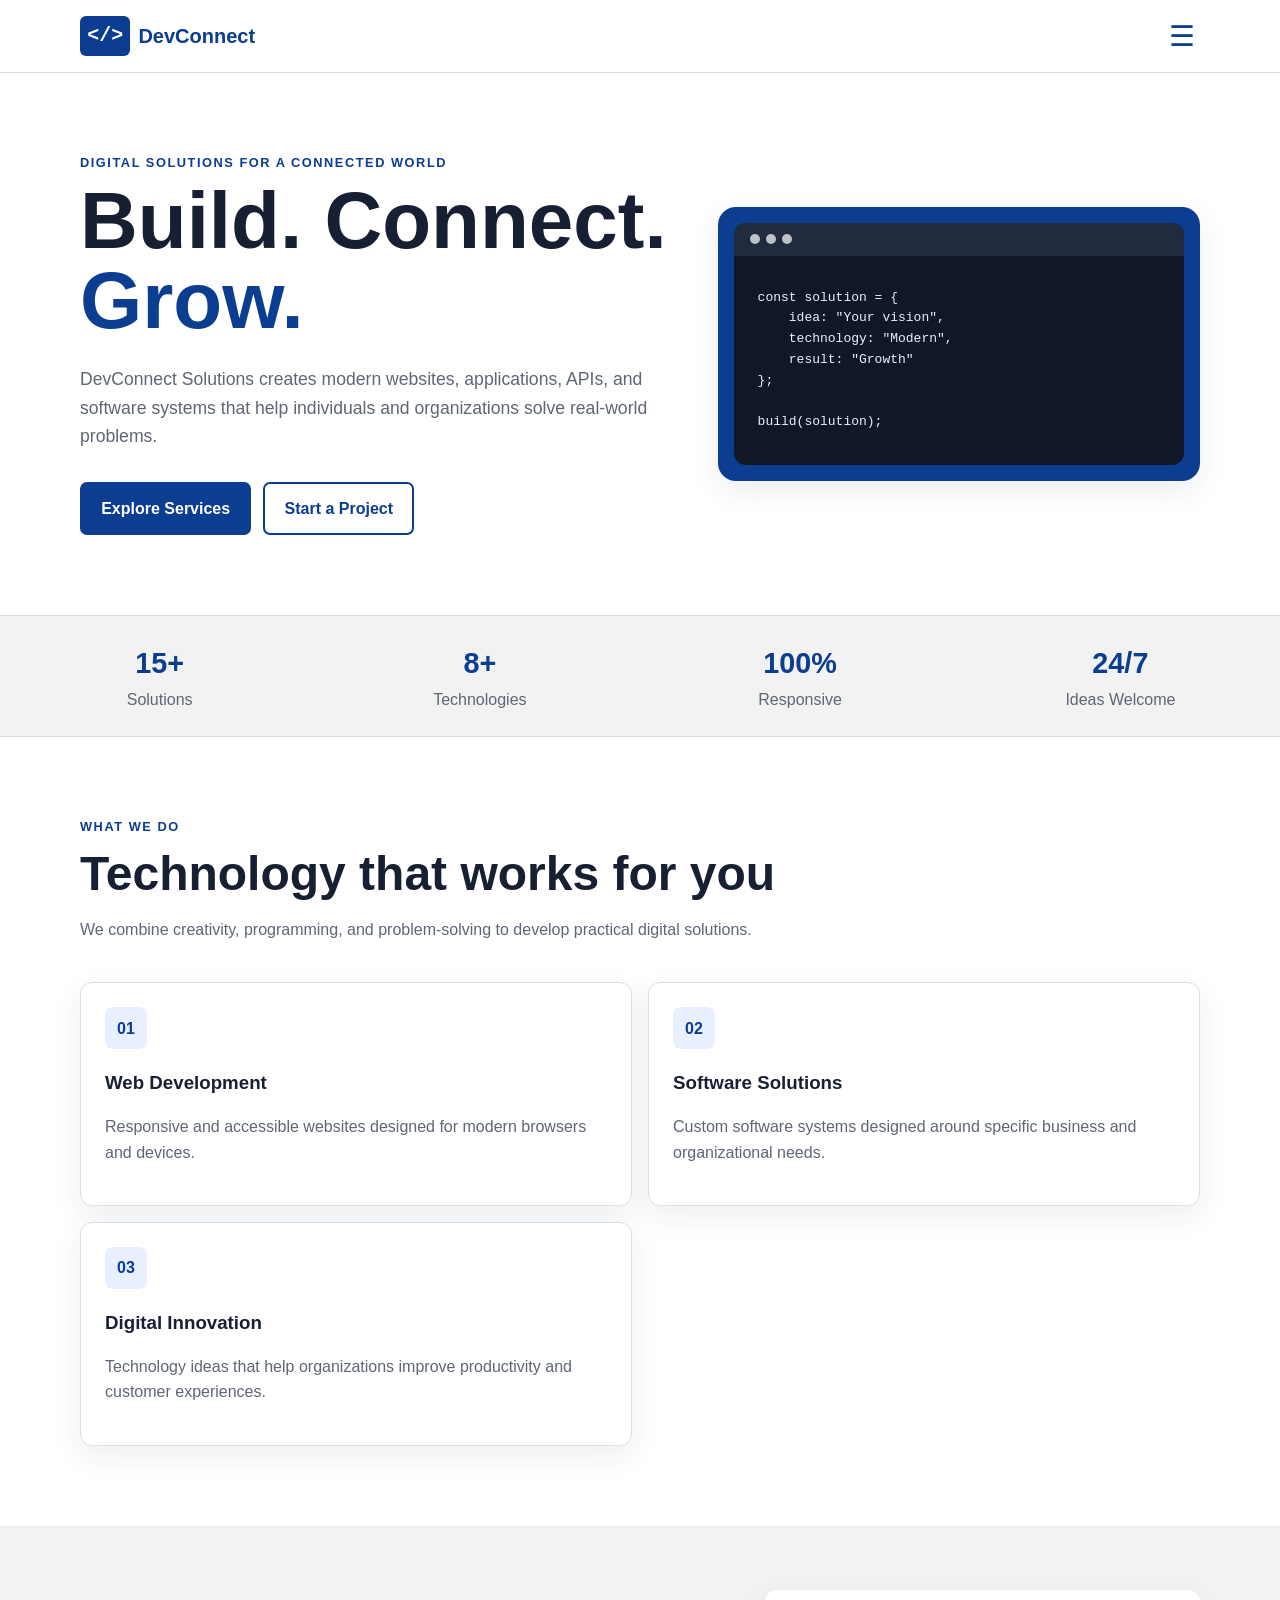
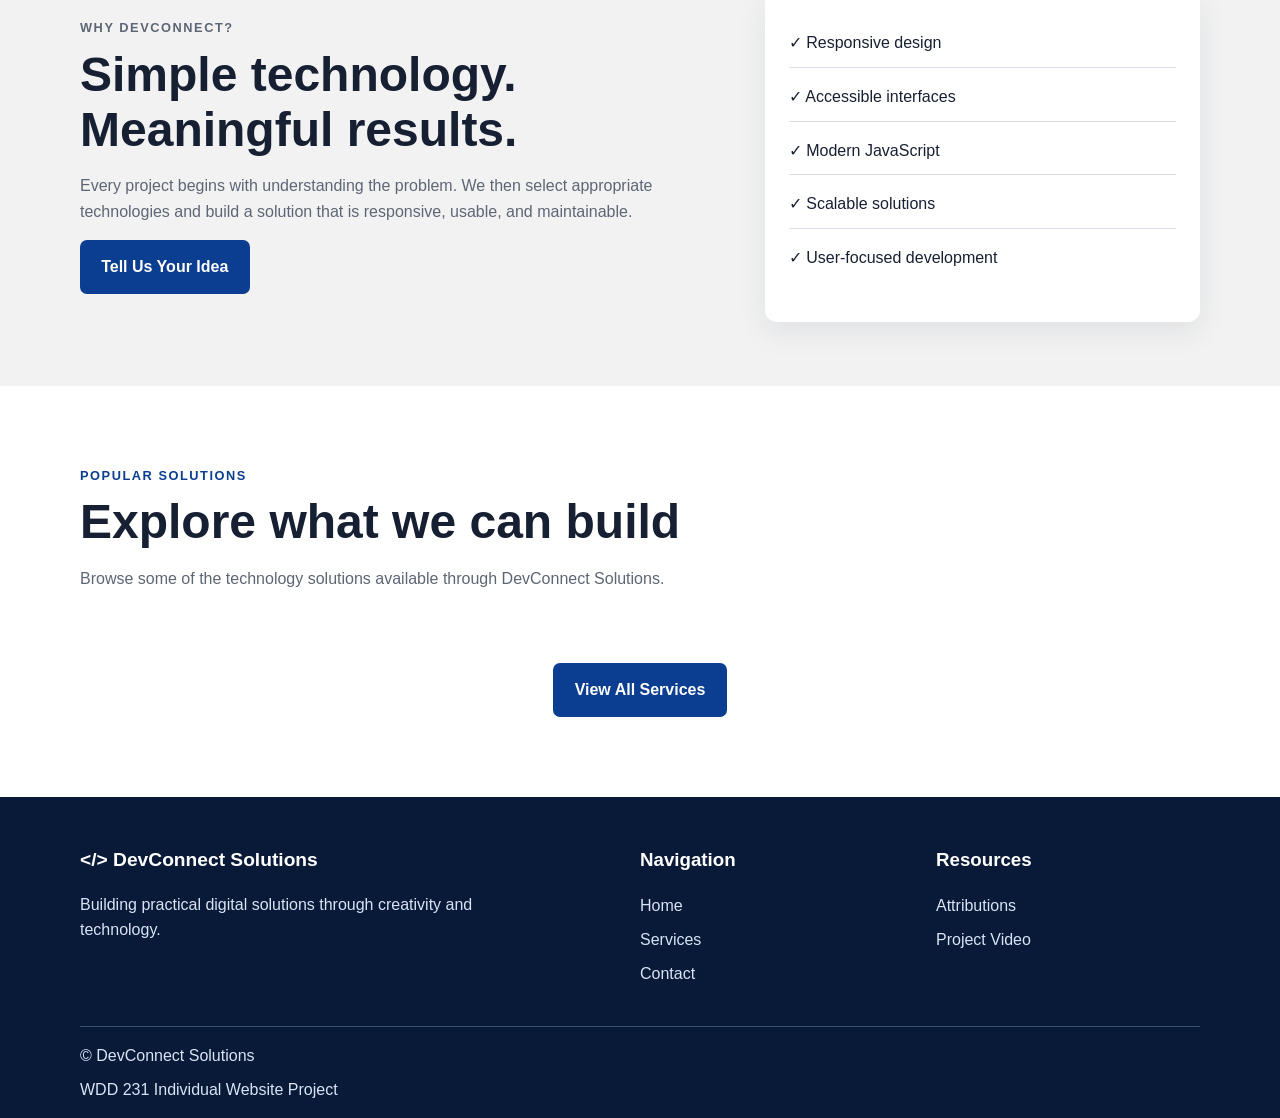
<file: final/index.html>
<!DOCTYPE html>
<html lang="en">

<head>
    <meta charset="UTF-8">
    <meta name="viewport" content="width=device-width, initial-scale=1.0">

    <title>DevConnect Solutions | Home</title>

    <meta name="description"
        content="DevConnect Solutions provides modern websites, software applications, APIs, and digital technology solutions.">

    <meta name="author" content="Byaruhanga Arthur">

    <meta property="og:title" content="DevConnect Solutions">
    <meta property="og:description" content="Modern software development and digital technology solutions.">
    <meta property="og:type" content="website">
    <meta property="og:url" content="https://byaruhanga649.github.io/wdd231/final/">
    <meta property="og:image" content="https://byaruhanga649.github.io/wdd231/final/images/devconnect-social.svg">

    <link rel="icon" href="images/favicon.svg" type="image/svg+xml">
    <link rel="preconnect" href="https://fonts.googleapis.com">
    <link rel="preconnect" href="https://fonts.gstatic.com" crossorigin>
    <link href="https://fonts.googleapis.com/css2?family=Inter:wght@400;500;600;700;800&display=swap" rel="stylesheet">
    <link rel="stylesheet" href="styles/final.css">
    <link rel="stylesheet" href="styles/final-large.css">

    <script type="module" src="scripts/main.js"></script>
</head>

<body>

    <header class="site-header">

        <div class="header-container">

            <a class="logo" href="index.html">
                <span class="logo-mark">&lt;/&gt;</span>
                <span>DevConnect</span>
            </a>

            <button class="menu-button" id="menu-button" aria-label="Open navigation menu" aria-expanded="false">
                ☰
            </button>

            <nav class="main-nav" id="main-nav">
                <a class="active" href="index.html">Home</a>
                <a href="services.html">Services</a>
                <a href="contact.html">Contact</a>
            </nav>

        </div>

    </header>


    <main>

        <section class="hero">

            <div class="hero-content">

                <p class="eyebrow">DIGITAL SOLUTIONS FOR A CONNECTED WORLD</p>

                <h1>Build. Connect. <span>Grow.</span></h1>

                <p>
                    DevConnect Solutions creates modern websites, applications,
                    APIs, and software systems that help individuals and
                    organizations solve real-world problems.
                </p>

                <div class="hero-buttons">

                    <a class="button primary-button" href="services.html">
                        Explore Services
                    </a>

                    <a class="button secondary-button" href="contact.html">
                        Start a Project
                    </a>

                </div>

            </div>

            <div class="hero-card">

                <div class="code-window">

                    <div class="window-bar">
                        <span></span>
                        <span></span>
                        <span></span>
                    </div>

                    <pre><code>const solution = {
    idea: "Your vision",
    technology: "Modern",
    result: "Growth"
};

build(solution);</code></pre>

                </div>

            </div>

        </section>


        <section class="stats-section">

            <div class="stat">
                <strong>15+</strong>
                <span>Solutions</span>
            </div>

            <div class="stat">
                <strong>8+</strong>
                <span>Technologies</span>
            </div>

            <div class="stat">
                <strong>100%</strong>
                <span>Responsive</span>
            </div>

            <div class="stat">
                <strong>24/7</strong>
                <span>Ideas Welcome</span>
            </div>

        </section>


        <section class="section">

            <div class="section-heading">

                <p class="eyebrow">WHAT WE DO</p>

                <h2>Technology that works for you</h2>

                <p>
                    We combine creativity, programming, and problem-solving
                    to develop practical digital solutions.
                </p>

            </div>


            <div class="feature-grid">

                <article class="feature-card">

                    <div class="feature-icon">01</div>

                    <h3>Web Development</h3>

                    <p>
                        Responsive and accessible websites designed for
                        modern browsers and devices.
                    </p>

                </article>


                <article class="feature-card">

                    <div class="feature-icon">02</div>

                    <h3>Software Solutions</h3>

                    <p>
                        Custom software systems designed around specific
                        business and organizational needs.
                    </p>

                </article>


                <article class="feature-card">

                    <div class="feature-icon">03</div>

                    <h3>Digital Innovation</h3>

                    <p>
                        Technology ideas that help organizations improve
                        productivity and customer experiences.
                    </p>

                </article>

            </div>

        </section>


        <section class="highlight-section">

            <div>

                <p class="eyebrow">WHY DEVCONNECT?</p>

                <h2>Simple technology. Meaningful results.</h2>

                <p>
                    Every project begins with understanding the problem.
                    We then select appropriate technologies and build a
                    solution that is responsive, usable, and maintainable.
                </p>

                <a class="button primary-button" href="contact.html">
                    Tell Us Your Idea
                </a>

            </div>


            <div class="check-list">

                <p>✓ Responsive design</p>
                <p>✓ Accessible interfaces</p>
                <p>✓ Modern JavaScript</p>
                <p>✓ Scalable solutions</p>
                <p>✓ User-focused development</p>

            </div>

        </section>


        <section class="section">

            <div class="section-heading">

                <p class="eyebrow">POPULAR SOLUTIONS</p>

                <h2>Explore what we can build</h2>

                <p>
                    Browse some of the technology solutions available
                    through DevConnect Solutions.
                </p>

            </div>

            <div id="featured-services" class="service-grid"></div>

            <div class="center-button">
                <a class="button primary-button" href="services.html">
                    View All Services
                </a>
            </div>

        </section>


        <dialog id="service-modal" class="service-modal">

            <div class="modal-content">

                <button id="modal-close" class="modal-close" aria-label="Close service details">
                    ×
                </button>

                <div id="modal-body"></div>

            </div>

        </dialog>

    </main>


    <footer class="site-footer">

        <div class="footer-container">

            <div>

                <a class="footer-logo" href="index.html">
                    &lt;/&gt; DevConnect Solutions
                </a>

                <p>
                    Building practical digital solutions through
                    creativity and technology.
                </p>

            </div>


            <div>

                <h3>Navigation</h3>

                <a href="index.html">Home</a>
                <a href="services.html">Services</a>
                <a href="contact.html">Contact</a>

            </div>


            <div>

                <h3>Resources</h3>

                <a href="attributions.html">Attributions</a>

                <a href="https://youtu.be/HKQD9s9Bobg" target="_blank" rel="noopener">
                    Project Video
                </a>

            </div>

        </div>


        <div class="footer-bottom">

            <p>
                © <span id="current-year"></span> DevConnect Solutions
            </p>

            <p>
                WDD 231 Individual Website Project
            </p>

        </div>

    </footer>

</body>

</html>
</file>
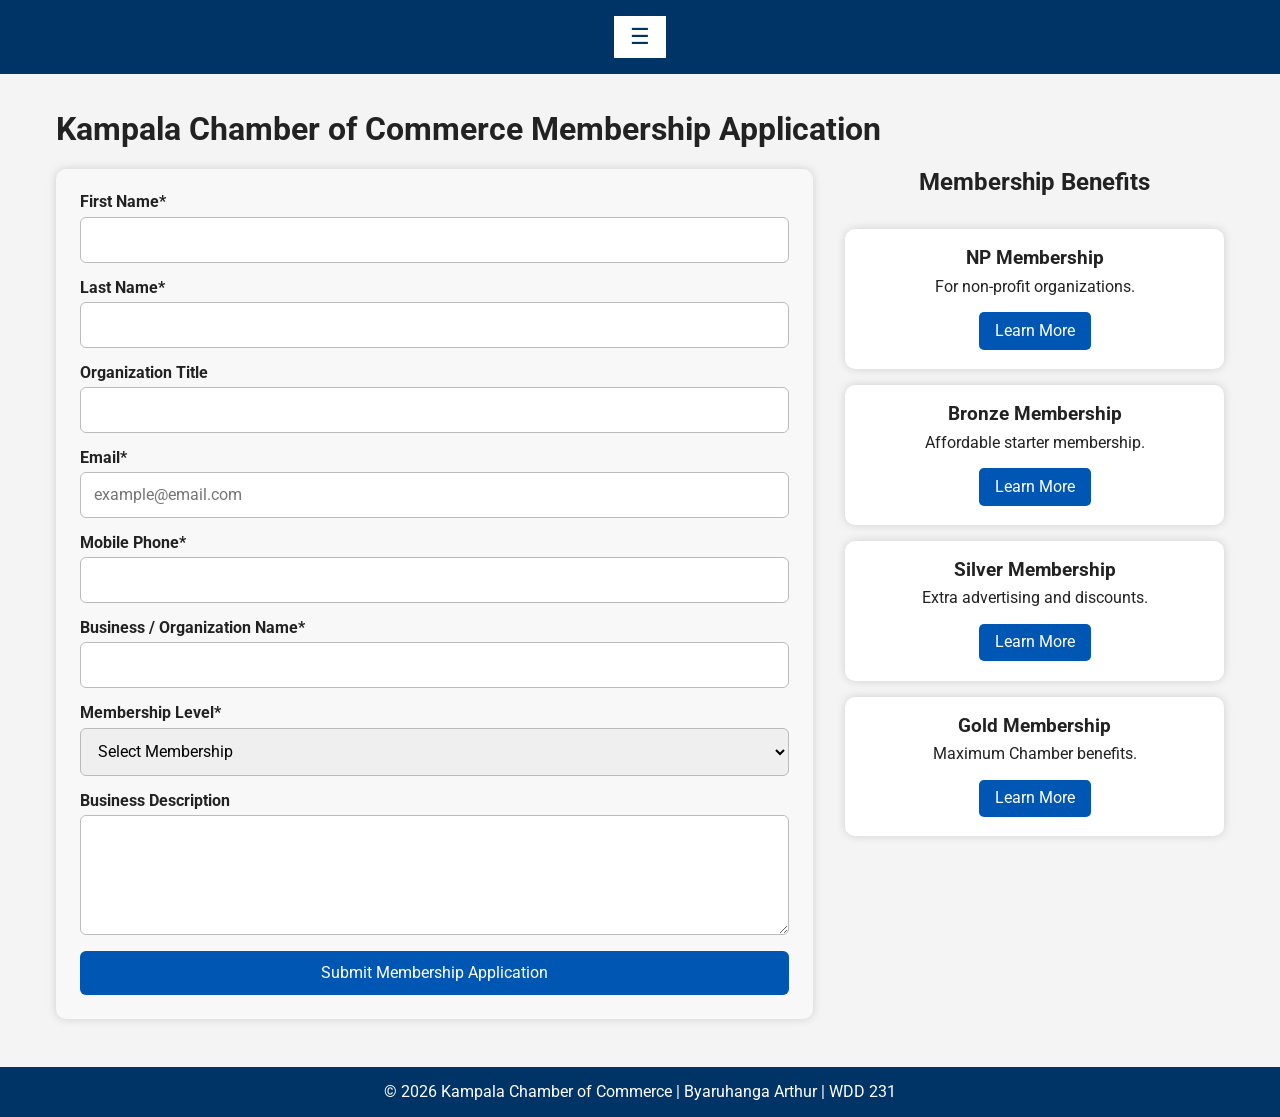
<file: chamber/join.html>
<!DOCTYPE html>
<html lang="en">

<head>
    <meta charset="UTF-8">
    <meta name="viewport" content="width=device-width, initial-scale=1.0">
    <meta name="description"
        content="Apply to join the Kampala Chamber of Commerce and enjoy networking opportunities, business promotions,training events, and exclusive membership benefits.">
    <meta name="author" content="Byaruhanga Arthur">

    <title>Join | Kampala Chamber of Commerce</title>

    <link rel="icon" href="favicon.ico">
    <link rel="preconnect" href="https://fonts.googleapis.com">

    <link rel="preconnect" href="https://fonts.gstatic.com" crossorigin>

    <link href="https://fonts.googleapis.com/css2?family=Roboto:wght@400;700&display=swap" rel="stylesheet">

    <link rel="stylesheet" href="styles/normalize.css">
    <link rel="stylesheet" href="styles/small.css">
    <link rel="stylesheet" href="styles/larger.css">
    <link rel="stylesheet" href="styles/join.css">

    <script src="scripts/navigation.js" defer></script>
    <script src="scripts/join.js" defer></script>
    <meta property="og:title" content="Join Kampala Chamber of Commerce Membership">

    <meta property="og:description"
        content="Become a member of the Kampala Chamber of Commerce and access exclusive networking, training, advertising, and business opportunities.">

    <meta property="og:image" content="https://byaruhanga649.github.io/wdd231/chamber/images/chamber.jpg">

    <meta property="og:url" content="https://byaruhanga649.github.io/wdd231/chamber/join.html">
</head>

<body>

    <header>

        <button id="menu" aria-label="Menu"></button>

        <nav class="navigation">
            <a href="index.html">Home</a>
            <a href="directory.html">Directory</a>
            <a href="join.html" class="active">Join</a>
            <a href="discover.html">Discover</a>
        </nav>
    </header>

    <main>

        <h1>Kampala Chamber of Commerce Membership Application</h1>

        <div class="join-container">

            <form method="get" action="thankyou.html">

                <label>
                    First Name*
                    <input type="text" name="firstName" required title="Enter your first name"
                        autocomplete="given-name">
                </label>

                <label>
                    Last Name*
                    <input type="text" name="lastName" required title="Enter your last name" autocomplete="family-name">
                </label>

                <label>
                    Organization Title
                    <input type="text" name="organizationTitle" title="Organization title"
                        autocomplete="organization-title" pattern="[A-Za-z\s\-]{7,}">
                </label>

                <label>
                    Email*
                    <input type="email" name="email" required title="Enter your email" autocomplete="email"
                        placeholder="example@email.com">
                </label>

                <label>
                    Mobile Phone*
                    <input type="tel" name="phone" required title="Enter your phone number" autocomplete="tel">
                </label>

                <label>
                    Business / Organization Name*
                    <input type="text" name="organization" required title="Organization name"
                        autocomplete="organization">
                </label>

                <label>
                    Membership Level*
                    <select name="membership" required>

                        <option value="">Select Membership</option>

                        <option value="np">
                            NP Membership
                        </option>

                        <option value="bronze">
                            Bronze Membership
                        </option>

                        <option value="silver">
                            Silver Membership
                        </option>

                        <option value="gold">
                            Gold Membership
                        </option>

                    </select>
                </label>

                <label>
                    Business Description
                    <textarea name="description" title="Describe your business" rows="5"></textarea>
                </label>

                <input type="hidden" id="timestamp" name="timestamp">

                <input type="submit" value="Submit Membership Application">

            </form>

            <section class="membership-cards">

                <h2>Membership Benefits</h2>

                <div class="card">
                    <h3>NP Membership</h3>
                    <p>For non-profit organizations.</p>
                    <button id="openNP">Learn More</button>
                </div>

                <div class="card">
                    <h3>Bronze Membership</h3>
                    <p>Affordable starter membership.</p>
                    <button id="openBronze">Learn More</button>
                </div>

                <div class="card">
                    <h3>Silver Membership</h3>
                    <p>Extra advertising and discounts.</p>
                    <button id="openSilver">Learn More</button>
                </div>

                <div class="card">
                    <h3>Gold Membership</h3>
                    <p>Maximum Chamber benefits.</p>
                    <button id="openGold">Learn More</button>
                </div>

            </section>

        </div>

        <!-- NP Modal -->

        <dialog id="npModal">
            <h3>NP Membership</h3>

            <ul>
                <li>No membership fee</li>
                <li>Networking opportunities</li>
                <li>Business directory listing</li>
            </ul>

            <button id="closeNP">
                close</button>

        </dialog>

        <!-- Bronze -->

        <dialog id="bronzeModal">

            <h3>Bronze Membership</h3>

            <ul>
                <li>Everything in NP</li>
                <li>Training workshops</li>
                <li>Event discounts</li>
            </ul>

            <button id="closeBronze">
                close</button>

        </dialog>

        <!-- Silver -->

        <dialog id="silverModal">

            <h3>Silver Membership</h3>

            <ul>
                <li>Everything in Bronze</li>
                <li>Homepage advertising</li>
                <li>Priority event registration</li>
            </ul>

            <button id="closeSilver">
                Close
            </button>

        </dialog>

        <!-- Gold -->

        <dialog id="goldModal">

            <h3>Gold Membership</h3>

            <ul>
                <li>Everything in Silver</li>
                <li>Homepage spotlight</li>
                <li>VIP networking events</li>
                <li>Premium advertising</li>
            </ul>

            <button id="closeGold">
                Close
            </button>

        </dialog>

    </main>

    <footer>

        <p>&copy; 2026 Kampala Chamber of Commerce | Byaruhanga Arthur | WDD 231</p>

    </footer>

</body>

</html>
</file>
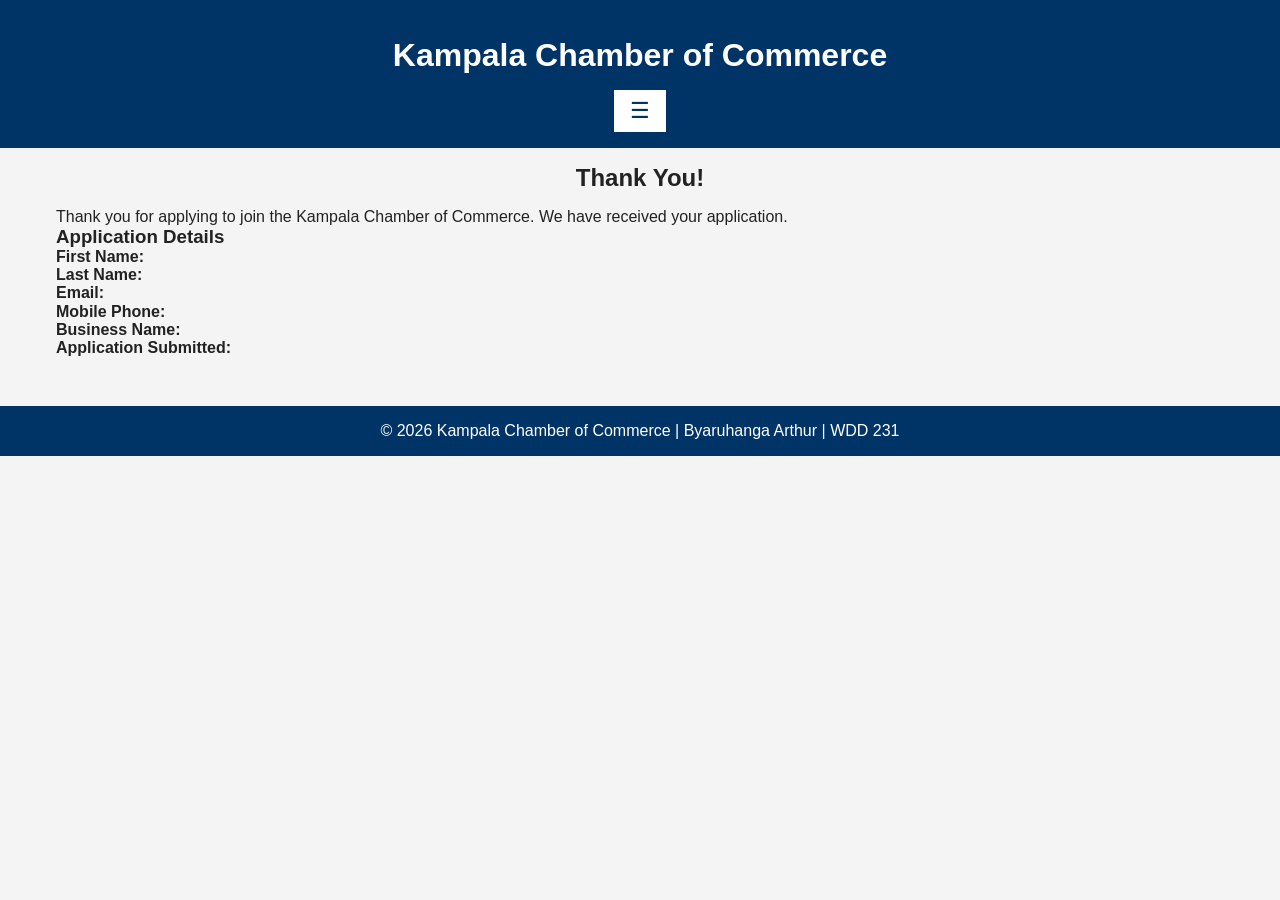
<file: chamber/thankyou.html>
<!DOCTYPE html>
<html lang="en">

<head>
    <meta charset="UTF-8">
    <meta name="viewport" content="width=device-width, initial-scale=1.0">
    <meta name="description" content="Membership Application Confirmation">
    <meta name="author" content="Byaruhanga Arthur">

    <title>Thank You | Kampala Chamber of Commerce</title>

    <link rel="icon" href="favicon.ico">

    <link rel="stylesheet" href="styles/normalize.css">
    <link rel="stylesheet" href="styles/small.css">
    <link rel="stylesheet" href="styles/larger.css">
    <link rel="stylesheet" href="styles/join.css">

    <script src="scripts/navigation.js" defer></script>
    <script src="scripts/thankyou.js" defer></script>
</head>

<body>

    <header>
        <h1>Kampala Chamber of Commerce</h1>

        <button id="menu" aria-label="Menu"></button>

        <nav class="navigation">
            <a href="index.html">Home</a>
            <a href="directory.html">Directory</a>
            <a href="join.html">Join</a>
            <a href="discover.html">Discover</a>
        </nav>
    </header>

    <main>

        <h2>Thank You!</h2>

        <p>Thank you for applying to join the Kampala Chamber of Commerce. We have received your application.</p>

        <section class="confirmation">

            <h3>Application Details</h3>

            <p><strong>First Name:</strong> <span id="firstName"></span></p>

            <p><strong>Last Name:</strong> <span id="lastName"></span></p>

            <p><strong>Email:</strong> <span id="email"></span></p>

            <p><strong>Mobile Phone:</strong> <span id="phone"></span></p>

            <p><strong>Business Name:</strong> <span id="organization"></span></p>

            <p><strong>Application Submitted:</strong> <span id="timestamp"></span></p>

        </section>

    </main>

    <footer>

        <p>&copy; 2026 Kampala Chamber of Commerce | Byaruhanga Arthur | WDD 231</p>

    </footer>

</body>

</html>
</file>
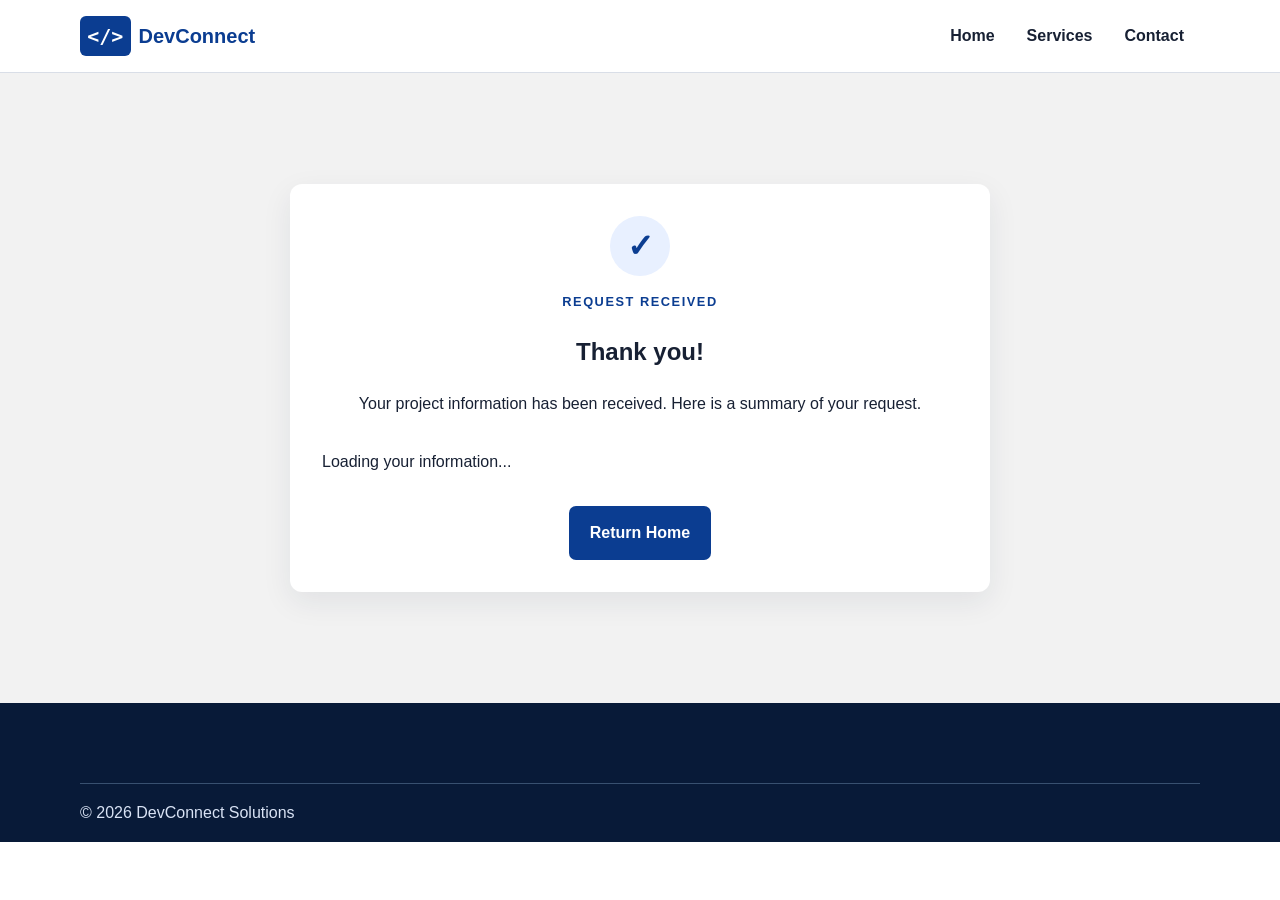
<file: final/attributions.html>
<!DOCTYPE html>
<html lang="en">

<head>

    <meta charset="UTF-8">
    <meta name="viewport" content="width=device-width, initial-scale=1.0">

    <title>DevConnect Solutions | Request Received</title>

    <meta name="description"
        content="Confirmation page for a DevConnect Solutions project request.">

    <meta name="author" content="Byaruhanga Arthur">

    <link rel="icon" href="images/favicon.svg" type="image/svg+xml">

    <link rel="stylesheet" href="styles/final.css">
    <link rel="stylesheet" href="styles/final-large.css">

    <script type="module" src="scripts/form-action.js"></script>

</head>


<body>

    <header class="site-header">

        <div class="header-container">

            <a class="logo" href="index.html">
                <span class="logo-mark">&lt;/&gt;</span>
                <span>DevConnect</span>
            </a>

            <nav class="main-nav form-nav">

                <a href="index.html">Home</a>

                <a href="services.html">Services</a>

                <a href="contact.html">Contact</a>

            </nav>

        </div>

    </header>


    <main>

        <section class="confirmation-section">

            <div class="confirmation-card">

                <div class="success-icon">
                    ✓
                </div>

                <p class="eyebrow">REQUEST RECEIVED</p>

                <h1>Thank you!</h1>

                <p>
                    Your project information has been received.
                    Here is a summary of your request.
                </p>


                <div id="form-results" class="form-results">

                    <p>Loading your information...</p>

                </div>


                <a class="button primary-button"
                    href="index.html">
                    Return Home
                </a>

            </div>

        </section>

    </main>


    <footer class="site-footer">

        <div class="footer-bottom">

            <p>
                © <span id="current-year"></span>
                DevConnect Solutions
            </p>

        </div>

    </footer>

</body>

</html>
</file>
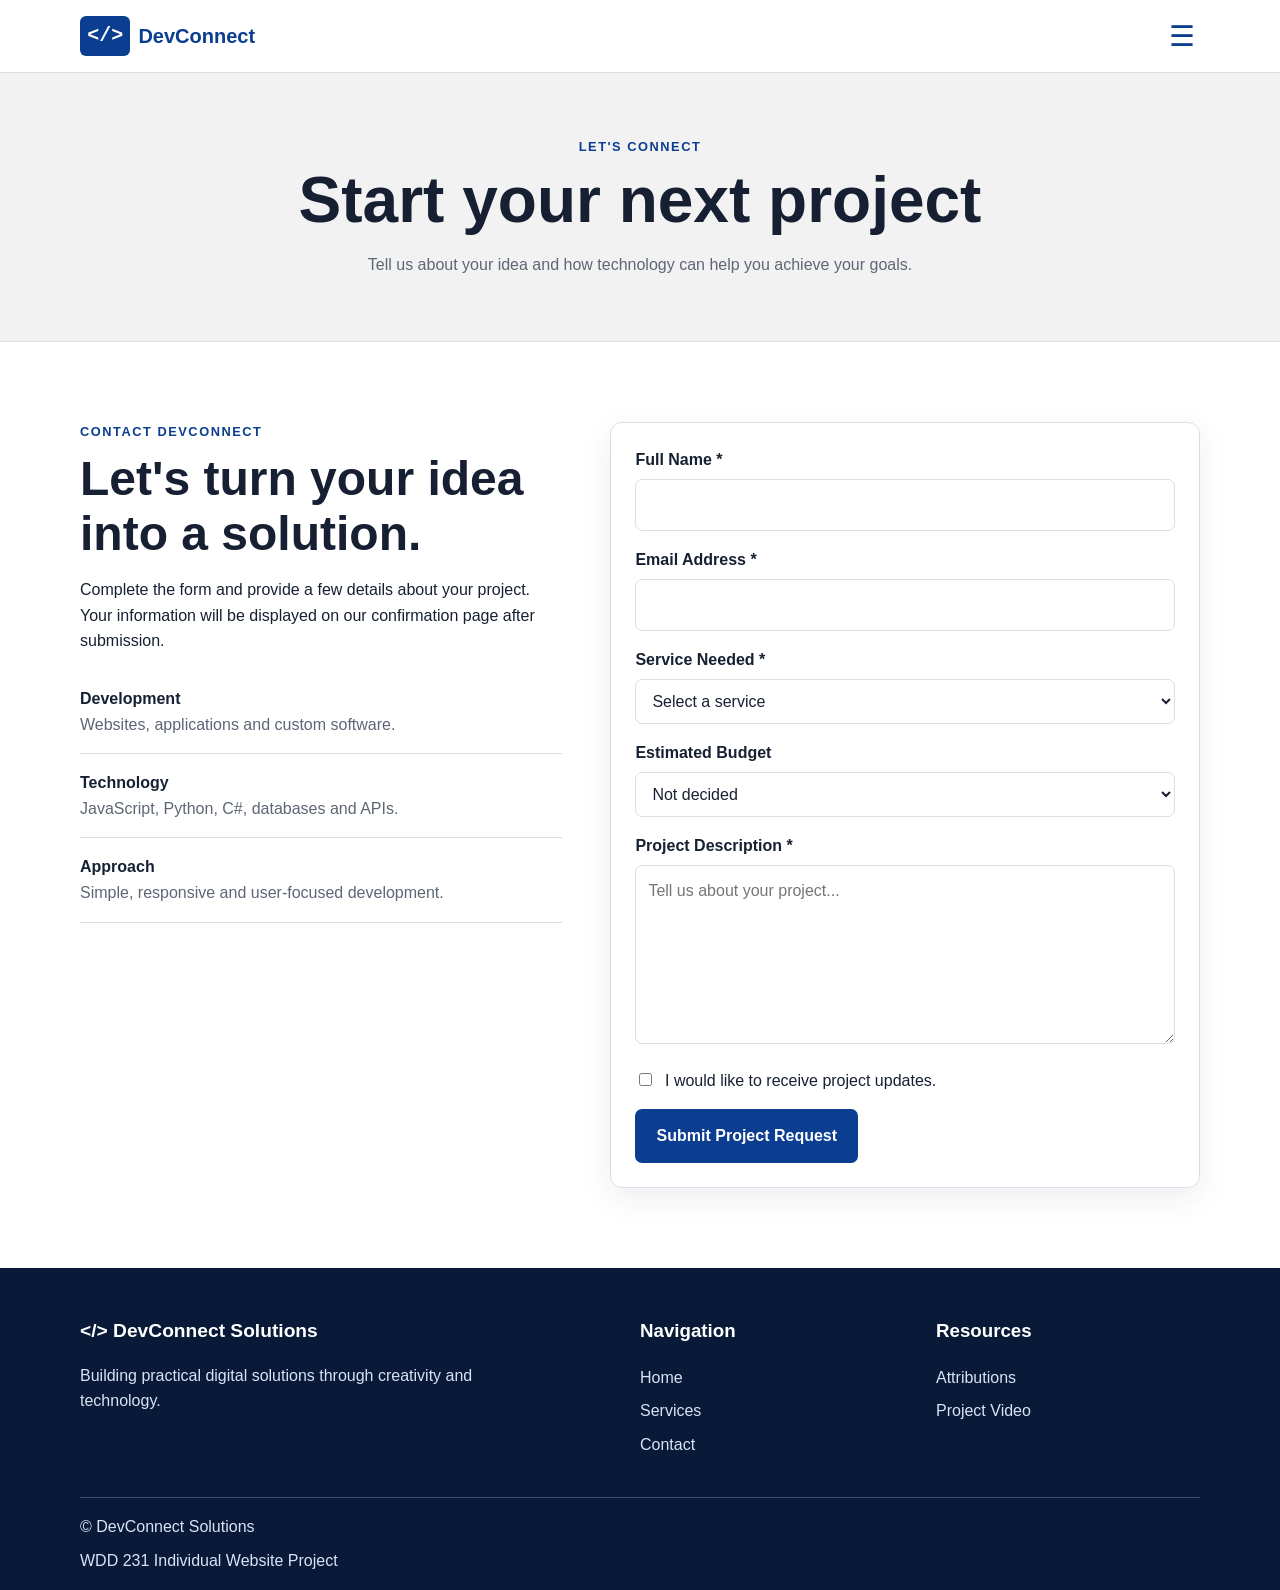
<file: final/contact.html>
<!DOCTYPE html>
<html lang="en">

<head>

    <meta charset="UTF-8">
    <meta name="viewport" content="width=device-width, initial-scale=1.0">

    <title>DevConnect Solutions | Contact</title>

    <meta name="description"
        content="Contact DevConnect Solutions about website development, software applications, APIs, databases, and other technology projects.">

    <meta name="author" content="Byaruhanga Arthur">

    <meta property="og:title" content="DevConnect Solutions | Contact">
    <meta property="og:description"
        content="Tell DevConnect Solutions about your next technology project.">
    <meta property="og:type" content="website">
    <meta property="og:url"
        content="https://byaruhanga649.github.io/wdd231/final/contact.html">
    <meta property="og:image"
        content="https://byaruhanga649.github.io/wdd231/final/images/devconnect-social.svg">

    <link rel="icon" href="images/favicon.svg" type="image/svg+xml">

    <link rel="stylesheet" href="styles/final.css">
    <link rel="stylesheet" href="styles/final-large.css">

    <script type="module" src="scripts/main.js"></script>

</head>


<body>

    <header class="site-header">

        <div class="header-container">

            <a class="logo" href="index.html">
                <span class="logo-mark">&lt;/&gt;</span>
                <span>DevConnect</span>
            </a>

            <button class="menu-button"
                id="menu-button"
                aria-label="Open navigation menu"
                aria-expanded="false">
                ☰
            </button>

            <nav class="main-nav" id="main-nav">
                <a href="index.html">Home</a>
                <a href="services.html">Services</a>
                <a class="active" href="contact.html">Contact</a>
            </nav>

        </div>

    </header>


    <main>

        <section class="page-banner">

            <p class="eyebrow">LET'S CONNECT</p>

            <h1>Start your next project</h1>

            <p>
                Tell us about your idea and how technology can help
                you achieve your goals.
            </p>

        </section>


        <section class="section contact-section">

            <div class="contact-info">

                <p class="eyebrow">CONTACT DEVCONNECT</p>

                <h2>Let's turn your idea into a solution.</h2>

                <p>
                    Complete the form and provide a few details about
                    your project. Your information will be displayed
                    on our confirmation page after submission.
                </p>


                <div class="contact-item">

                    <strong>Development</strong>

                    <span>
                        Websites, applications and custom software.
                    </span>

                </div>


                <div class="contact-item">

                    <strong>Technology</strong>

                    <span>
                        JavaScript, Python, C#, databases and APIs.
                    </span>

                </div>


                <div class="contact-item">

                    <strong>Approach</strong>

                    <span>
                        Simple, responsive and user-focused development.
                    </span>

                </div>

            </div>


            <form class="contact-form"
                action="form-action.html"
                method="get">

                <div class="form-group">

                    <label for="name">Full Name *</label>

                    <input
                        type="text"
                        id="name"
                        name="name"
                        required
                        autocomplete="name">

                </div>


                <div class="form-group">

                    <label for="email">Email Address *</label>

                    <input
                        type="email"
                        id="email"
                        name="email"
                        required
                        autocomplete="email">

                </div>


                <div class="form-group">

                    <label for="service">Service Needed *</label>

                    <select id="service"
                        name="service"
                        required>

                        <option value="">Select a service</option>

                        <option value="Web Development">
                            Web Development
                        </option>

                        <option value="Mobile App Development">
                            Mobile App Development
                        </option>

                        <option value="Custom Software">
                            Custom Software
                        </option>

                        <option value="API Development">
                            API Development
                        </option>

                        <option value="Database Development">
                            Database Development
                        </option>

                        <option value="Other">
                            Other
                        </option>

                    </select>

                </div>


                <div class="form-group">

                    <label for="budget">Estimated Budget</label>

                    <select id="budget" name="budget">

                        <option value="Not decided">
                            Not decided
                        </option>

                        <option value="Under $500">
                            Under $500
                        </option>

                        <option value="$500 - $1,000">
                            $500 - $1,000
                        </option>

                        <option value="$1,000 - $2,500">
                            $1,000 - $2,500
                        </option>

                        <option value="Above $2,500">
                            Above $2,500
                        </option>

                    </select>

                </div>


                <div class="form-group">

                    <label for="message">Project Description *</label>

                    <textarea
                        id="message"
                        name="message"
                        rows="6"
                        required
                        placeholder="Tell us about your project..."></textarea>

                </div>


                <label class="checkbox-label">

                    <input
                        type="checkbox"
                        name="updates"
                        value="yes">

                    I would like to receive project updates.

                </label>


                <button class="button primary-button"
                    type="submit">
                    Submit Project Request
                </button>

            </form>

        </section>

    </main>


    <footer class="site-footer">

        <div class="footer-container">

            <div>

                <a class="footer-logo" href="index.html">
                    &lt;/&gt; DevConnect Solutions
                </a>

                <p>
                    Building practical digital solutions through
                    creativity and technology.
                </p>

            </div>


            <div>

                <h3>Navigation</h3>

                <a href="index.html">Home</a>
                <a href="services.html">Services</a>
                <a href="contact.html">Contact</a>

            </div>


            <div>

                <h3>Resources</h3>

                <a href="attributions.html">Attributions</a>

                <a href="https://youtu.be/HKQD9s9Bobg" target="_blank" rel="noopener">
                    Project Video
                </a>

            </div>

        </div>


        <div class="footer-bottom">

            <p>
                © <span id="current-year"></span> DevConnect Solutions
            </p>

            <p>
                WDD 231 Individual Website Project
            </p>

        </div>

    </footer>

</body>

</html>
</file>
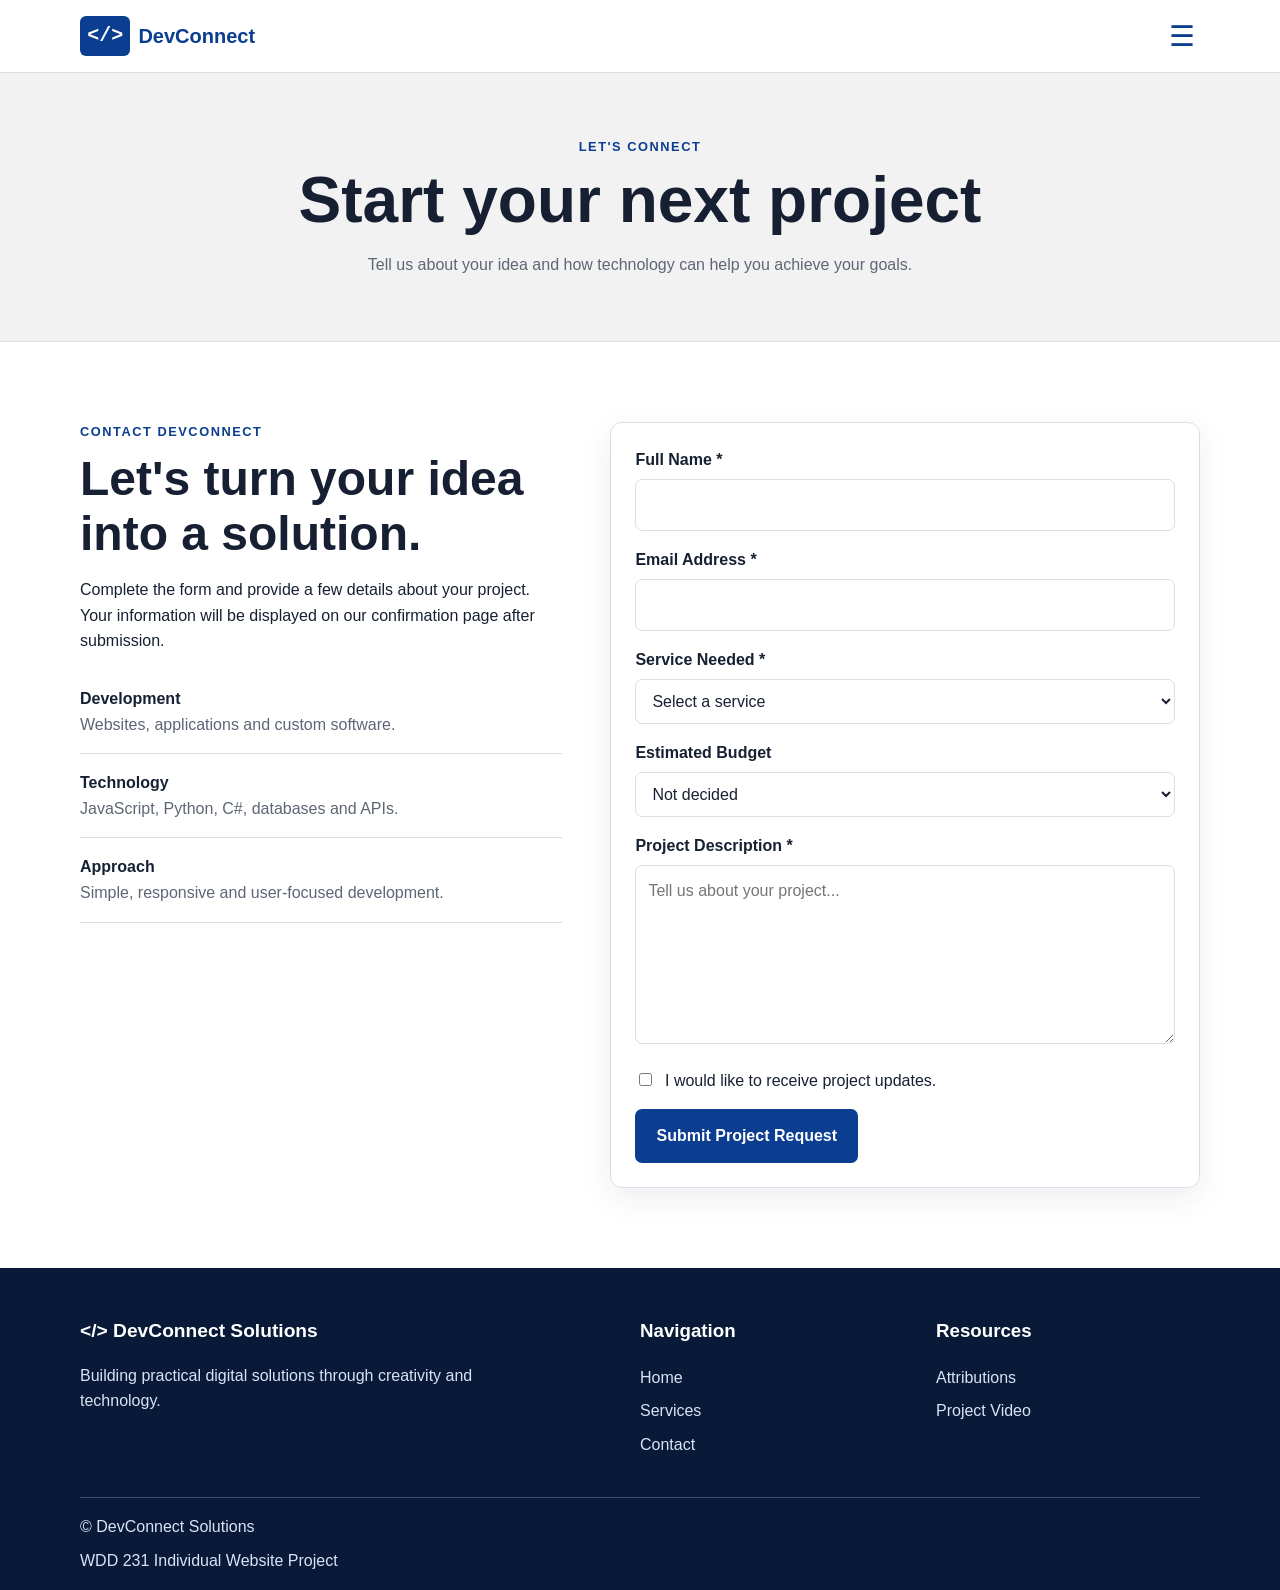
<file: final/form-action.html>
<!DOCTYPE html>
<html lang="en">

<head>

    <meta charset="UTF-8">
    <meta name="viewport" content="width=device-width, initial-scale=1.0">

    <title>DevConnect Solutions | Contact</title>

    <meta name="description"
        content="Contact DevConnect Solutions about website development, software applications, APIs, databases, and other technology projects.">

    <meta name="author" content="Byaruhanga Arthur">

    <meta property="og:title" content="DevConnect Solutions | Contact">
    <meta property="og:description"
        content="Tell DevConnect Solutions about your next technology project.">
    <meta property="og:type" content="website">
    <meta property="og:url"
        content="https://byaruhanga649.github.io/wdd231/final/contact.html">
    <meta property="og:image"
        content="https://byaruhanga649.github.io/wdd231/final/images/devconnect-social.svg">

    <link rel="icon" href="images/favicon.svg" type="image/svg+xml">

    <link rel="stylesheet" href="styles/final.css">
    <link rel="stylesheet" href="styles/final-large.css">

    <script type="module" src="scripts/main.js"></script>

</head>


<body>

    <header class="site-header">

        <div class="header-container">

            <a class="logo" href="index.html">
                <span class="logo-mark">&lt;/&gt;</span>
                <span>DevConnect</span>
            </a>

            <button class="menu-button"
                id="menu-button"
                aria-label="Open navigation menu"
                aria-expanded="false">
                ☰
            </button>

            <nav class="main-nav" id="main-nav">
                <a href="index.html">Home</a>
                <a href="services.html">Services</a>
                <a class="active" href="contact.html">Contact</a>
            </nav>

        </div>

    </header>


    <main>

        <section class="page-banner">

            <p class="eyebrow">LET'S CONNECT</p>

            <h1>Start your next project</h1>

            <p>
                Tell us about your idea and how technology can help
                you achieve your goals.
            </p>

        </section>


        <section class="section contact-section">

            <div class="contact-info">

                <p class="eyebrow">CONTACT DEVCONNECT</p>

                <h2>Let's turn your idea into a solution.</h2>

                <p>
                    Complete the form and provide a few details about
                    your project. Your information will be displayed
                    on our confirmation page after submission.
                </p>


                <div class="contact-item">

                    <strong>Development</strong>

                    <span>
                        Websites, applications and custom software.
                    </span>

                </div>


                <div class="contact-item">

                    <strong>Technology</strong>

                    <span>
                        JavaScript, Python, C#, databases and APIs.
                    </span>

                </div>


                <div class="contact-item">

                    <strong>Approach</strong>

                    <span>
                        Simple, responsive and user-focused development.
                    </span>

                </div>

            </div>


            <form class="contact-form"
                action="form-action.html"
                method="get">

                <div class="form-group">

                    <label for="name">Full Name *</label>

                    <input
                        type="text"
                        id="name"
                        name="name"
                        required
                        autocomplete="name">

                </div>


                <div class="form-group">

                    <label for="email">Email Address *</label>

                    <input
                        type="email"
                        id="email"
                        name="email"
                        required
                        autocomplete="email">

                </div>


                <div class="form-group">

                    <label for="service">Service Needed *</label>

                    <select id="service"
                        name="service"
                        required>

                        <option value="">Select a service</option>

                        <option value="Web Development">
                            Web Development
                        </option>

                        <option value="Mobile App Development">
                            Mobile App Development
                        </option>

                        <option value="Custom Software">
                            Custom Software
                        </option>

                        <option value="API Development">
                            API Development
                        </option>

                        <option value="Database Development">
                            Database Development
                        </option>

                        <option value="Other">
                            Other
                        </option>

                    </select>

                </div>


                <div class="form-group">

                    <label for="budget">Estimated Budget</label>

                    <select id="budget" name="budget">

                        <option value="Not decided">
                            Not decided
                        </option>

                        <option value="Under $500">
                            Under $500
                        </option>

                        <option value="$500 - $1,000">
                            $500 - $1,000
                        </option>

                        <option value="$1,000 - $2,500">
                            $1,000 - $2,500
                        </option>

                        <option value="Above $2,500">
                            Above $2,500
                        </option>

                    </select>

                </div>


                <div class="form-group">

                    <label for="message">Project Description *</label>

                    <textarea
                        id="message"
                        name="message"
                        rows="6"
                        required
                        placeholder="Tell us about your project..."></textarea>

                </div>


                <label class="checkbox-label">

                    <input
                        type="checkbox"
                        name="updates"
                        value="yes">

                    I would like to receive project updates.

                </label>


                <button class="button primary-button"
                    type="submit">
                    Submit Project Request
                </button>

            </form>

        </section>

    </main>


    <footer class="site-footer">

        <div class="footer-container">

            <div>

                <a class="footer-logo" href="index.html">
                    &lt;/&gt; DevConnect Solutions
                </a>

                <p>
                    Building practical digital solutions through
                    creativity and technology.
                </p>

            </div>


            <div>

                <h3>Navigation</h3>

                <a href="index.html">Home</a>
                <a href="services.html">Services</a>
                <a href="contact.html">Contact</a>

            </div>


            <div>

                <h3>Resources</h3>

                <a href="attributions.html">Attributions</a>

                <a href="https://www.youtube.com/" target="_blank" rel="noopener">
                    Project Video
                </a>

            </div>

        </div>


        <div class="footer-bottom">

            <p>
                © <span id="current-year"></span> DevConnect Solutions
            </p>

            <p>
                WDD 231 Individual Website Project
            </p>

        </div>

    </footer>

</body>

</html>
</file>
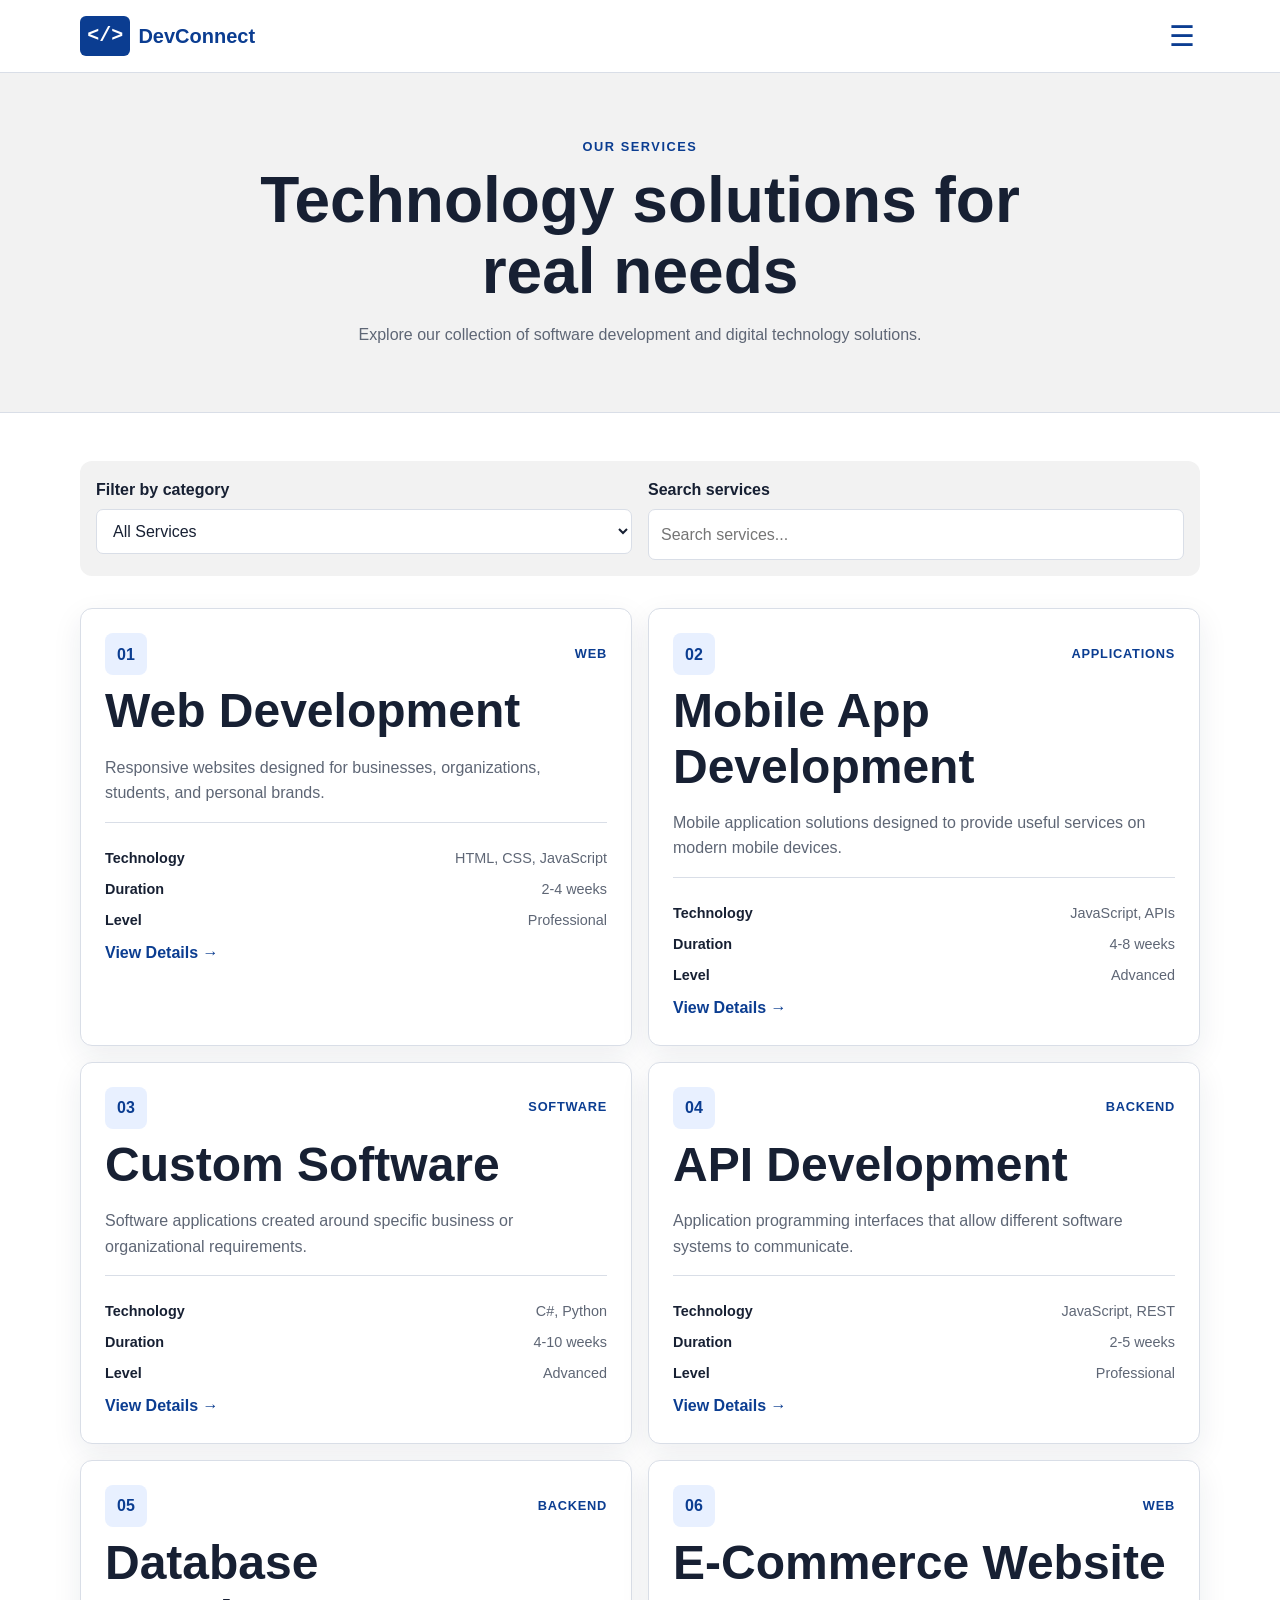
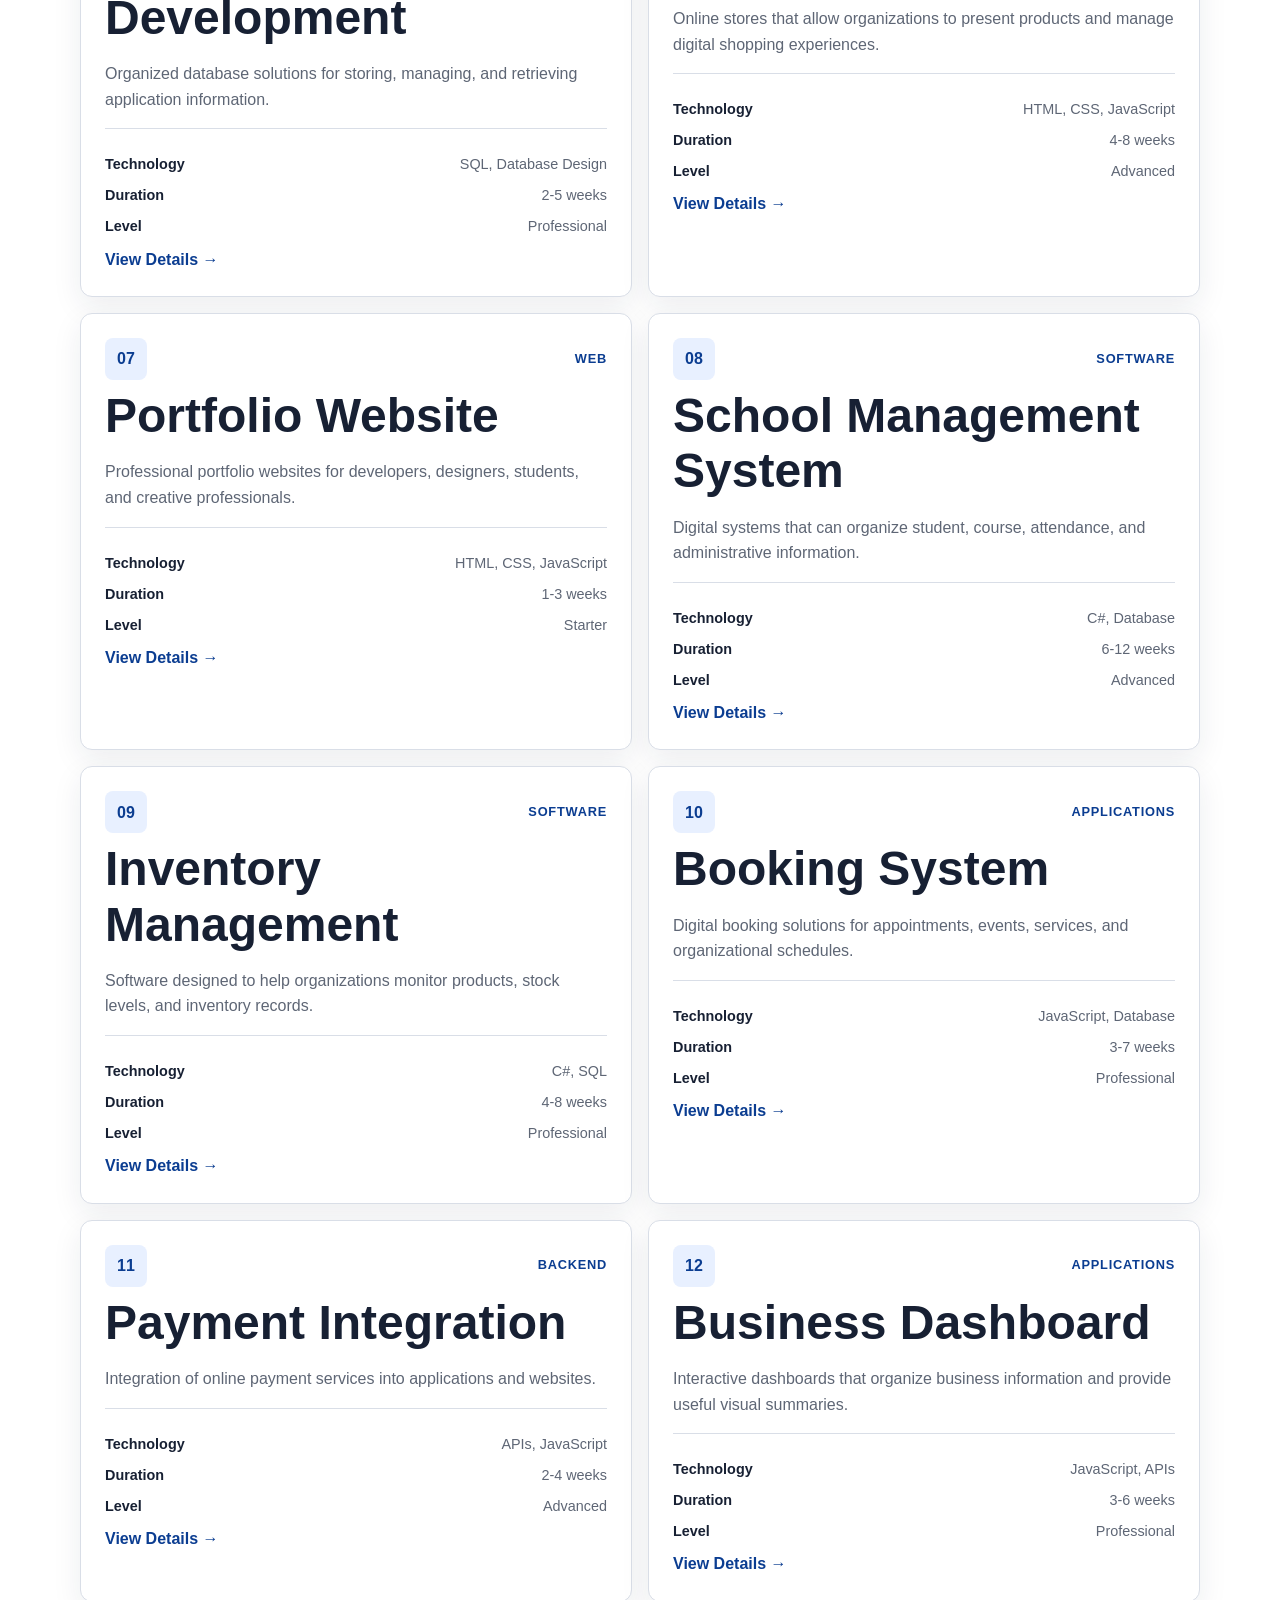
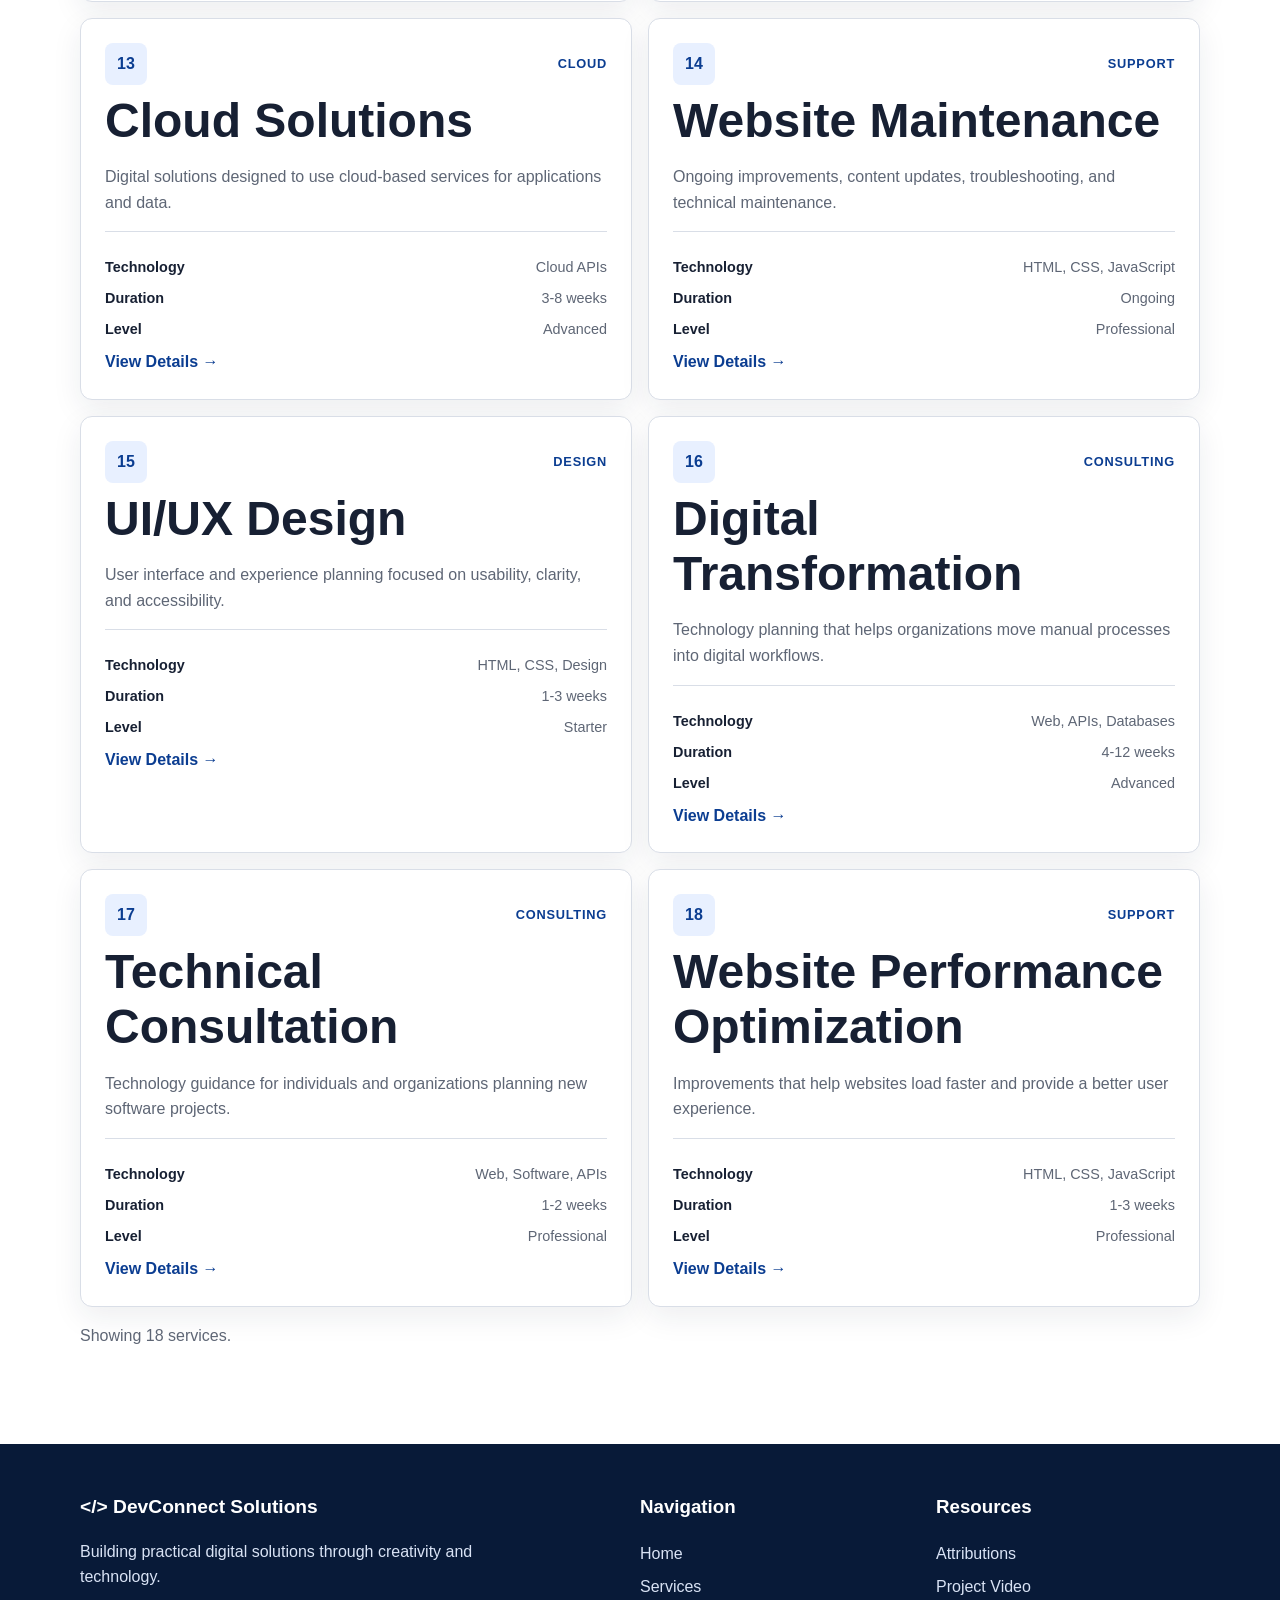
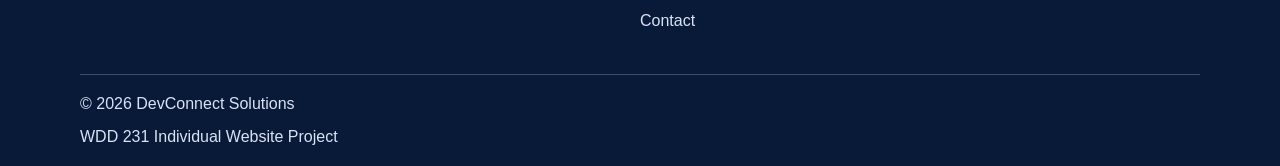
<file: final/services.html>
<!DOCTYPE html>
<html lang="en">

<head>

    <meta charset="UTF-8">
    <meta name="viewport" content="width=device-width, initial-scale=1.0">

    <title>DevConnect Solutions | Services</title>

    <meta name="description"
        content="Explore website development, software, mobile, API, database, cloud, and other digital services offered by DevConnect Solutions.">

    <meta name="author" content="Byaruhanga Arthur">

    <meta property="og:title" content="DevConnect Solutions | Services">
    <meta property="og:description"
        content="Explore software development and digital technology services.">
    <meta property="og:type" content="website">
    <meta property="og:url"
        content="https://byaruhanga649.github.io/wdd231/final/services.html">
    <meta property="og:image"
        content="https://byaruhanga649.github.io/wdd231/final/images/devconnect-social.svg">

    <link rel="icon" href="images/favicon.svg" type="image/svg+xml">

    <link rel="stylesheet" href="styles/final.css">
    <link rel="stylesheet" href="styles/final-large.css">

    <script type="module" src="scripts/services.js"></script>

</head>


<body>

    <header class="site-header">

        <div class="header-container">

            <a class="logo" href="index.html">
                <span class="logo-mark">&lt;/&gt;</span>
                <span>DevConnect</span>
            </a>

            <button class="menu-button" id="menu-button"
                aria-label="Open navigation menu"
                aria-expanded="false">
                ☰
            </button>

            <nav class="main-nav" id="main-nav">
                <a href="index.html">Home</a>
                <a class="active" href="services.html">Services</a>
                <a href="contact.html">Contact</a>
            </nav>

        </div>

    </header>


    <main>

        <section class="page-banner">

            <p class="eyebrow">OUR SERVICES</p>

            <h1>Technology solutions for real needs</h1>

            <p>
                Explore our collection of software development and
                digital technology solutions.
            </p>

        </section>


        <section class="section services-section">

            <div class="service-controls">

                <div>

                    <label for="category-filter">Filter by category</label>

                    <select id="category-filter">
                        <option value="all">All Services</option>
                    </select>

                </div>


                <div>

                    <label for="service-search">Search services</label>

                    <input type="search"
                        id="service-search"
                        placeholder="Search services...">

                </div>

            </div>


            <div id="services-container" class="service-grid">

                <p class="loading-message">Loading services...</p>

            </div>

            <p id="service-status" class="service-status"></p>

        </section>


        <dialog id="service-modal" class="service-modal">

            <div class="modal-content">

                <button id="modal-close"
                    class="modal-close"
                    aria-label="Close service details">
                    ×
                </button>

                <div id="modal-body"></div>

            </div>

        </dialog>

    </main>


    <footer class="site-footer">

        <div class="footer-container">

            <div>

                <a class="footer-logo" href="index.html">
                    &lt;/&gt; DevConnect Solutions
                </a>

                <p>
                    Building practical digital solutions through
                    creativity and technology.
                </p>

            </div>


            <div>

                <h3>Navigation</h3>

                <a href="index.html">Home</a>
                <a href="services.html">Services</a>
                <a href="contact.html">Contact</a>

            </div>


            <div>

                <h3>Resources</h3>

                <a href="attributions.html">Attributions</a>

                <a href="https://youtu.be/HKQD9s9Bobg" target="_blank" rel="noopener">
                    Project Video
                </a>

            </div>

        </div>


        <div class="footer-bottom">

            <p>
                © <span id="current-year"></span> DevConnect Solutions
            </p>

            <p>
                WDD 231 Individual Website Project
            </p>

        </div>

    </footer>

</body>

</html>
</file>
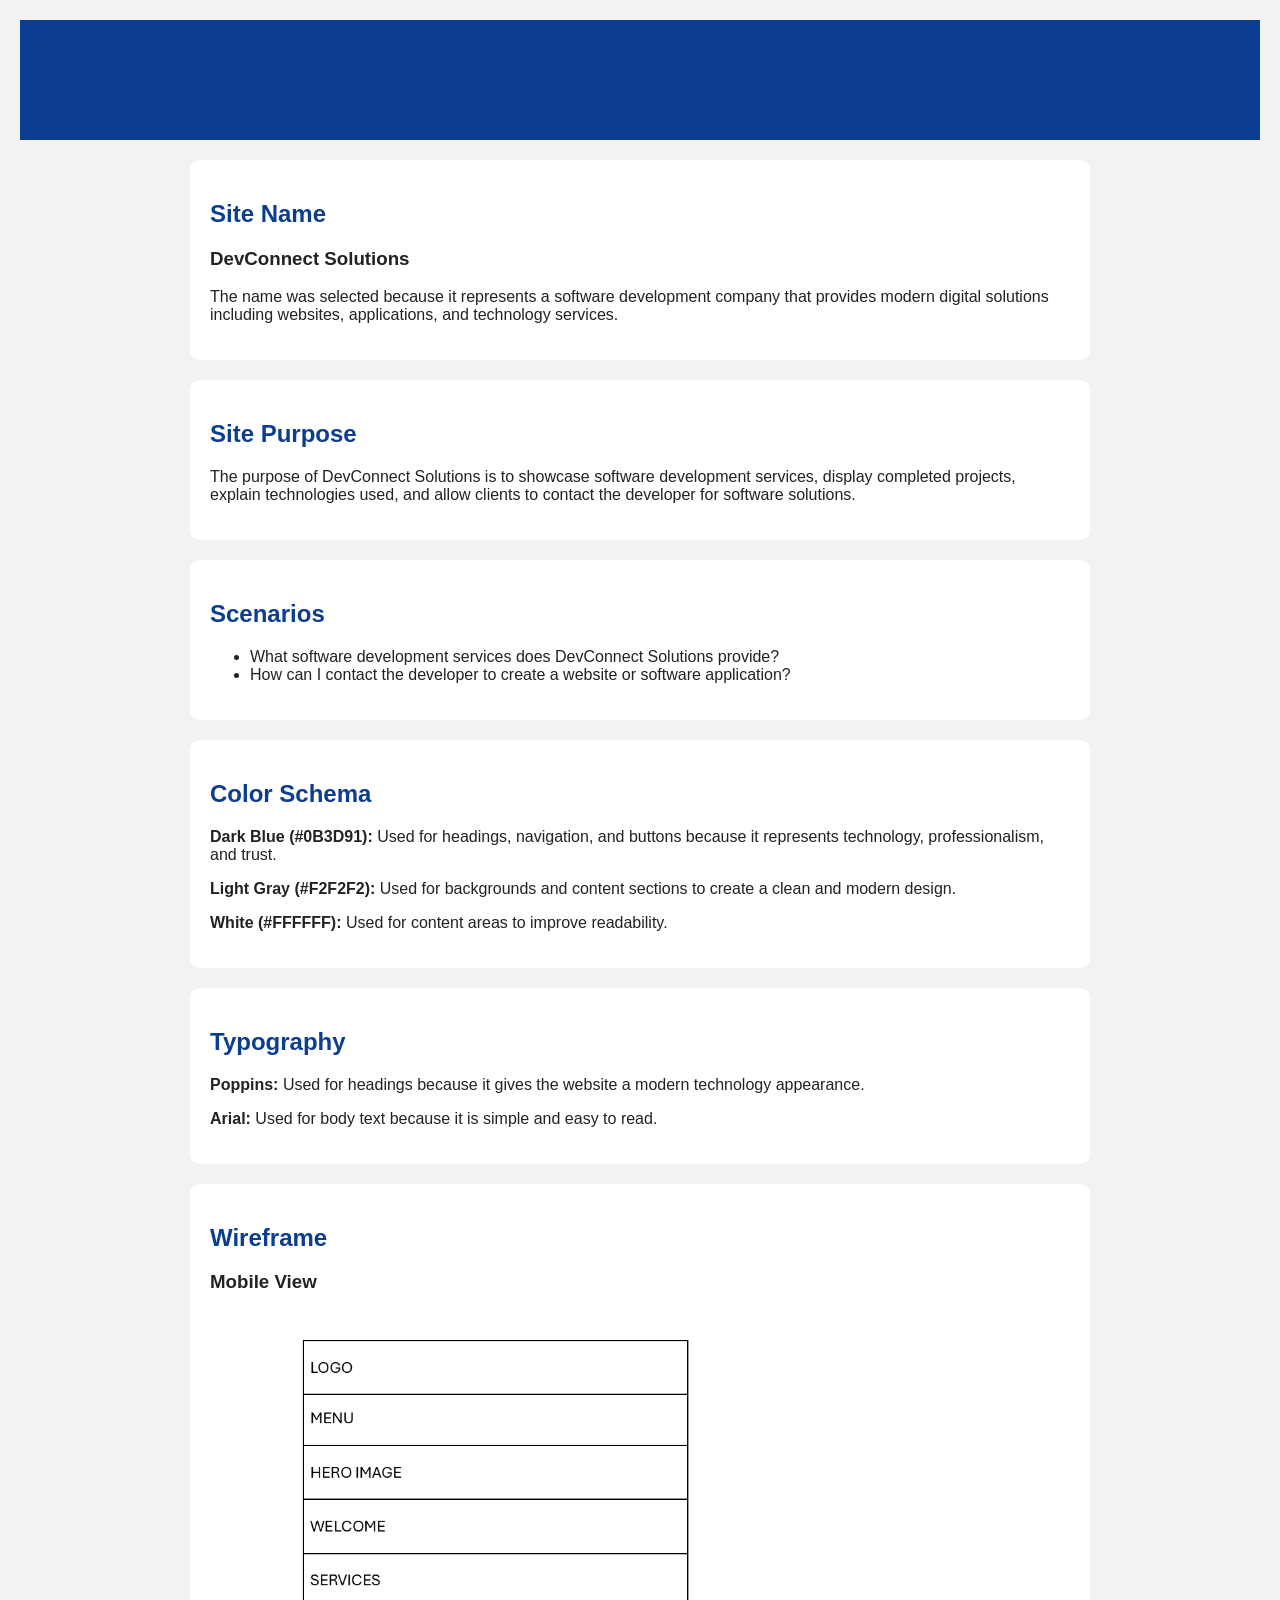
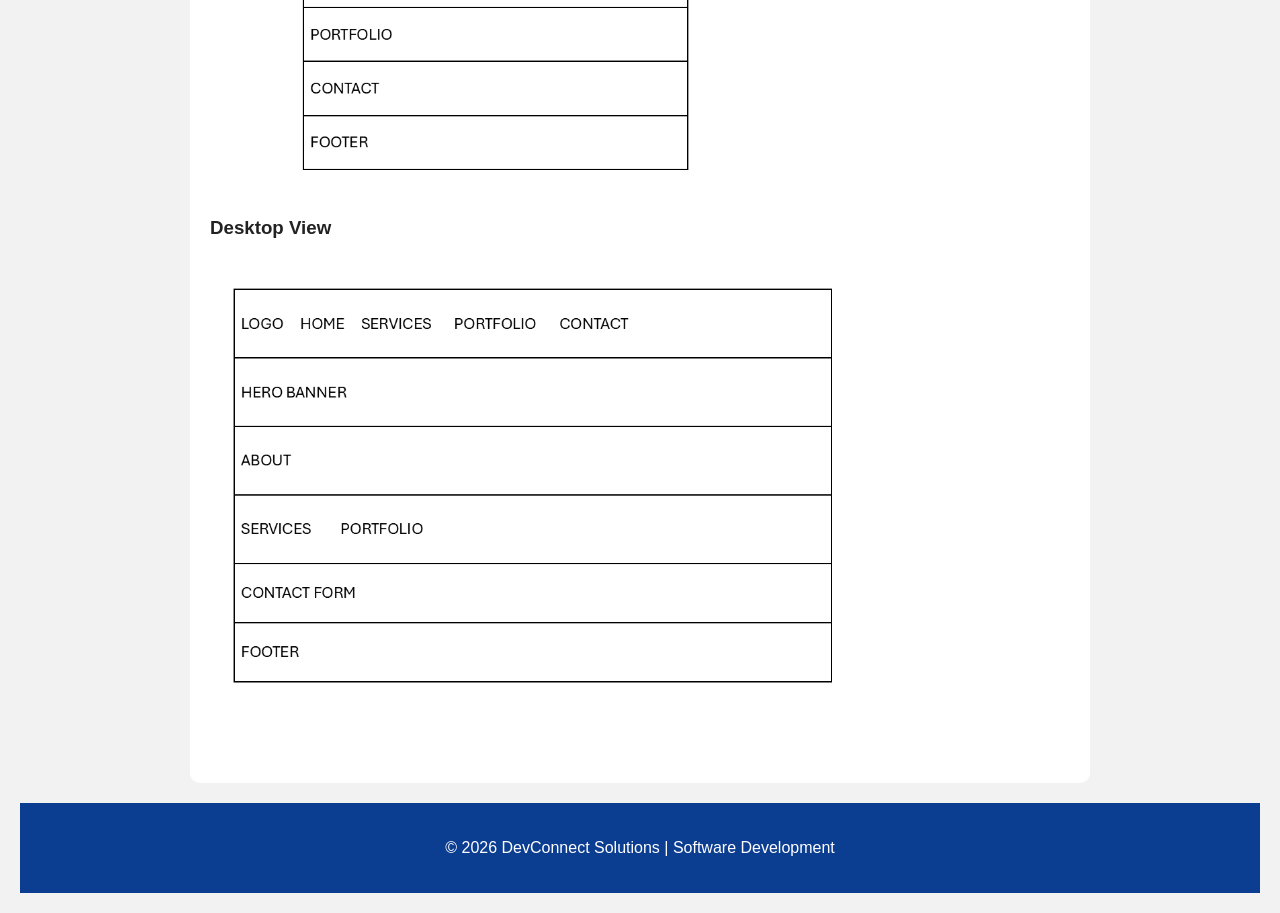
<file: software/siteplan.html>
<!DOCTYPE html>
<html lang="en">

<head>
    <meta charset="UTF-8">
    <meta name="viewport" content="width=device-width, initial-scale=1.0">

    <title>DevConnect Solutions Site Plan</title>

    <link rel="stylesheet" href="styles/siteplan.css">
</head>


<body>

    <header>
        <h1>DevConnect Solutions Site Plan</h1>
    </header>


    <main>

        <section>
            <h2>Site Name</h2>

            <h3>DevConnect Solutions</h3>

            <p>
                The name was selected because it represents a software development
                company that provides modern digital solutions including websites,
                applications, and technology services.
            </p>

        </section>



        <section>

            <h2>Site Purpose</h2>

            <p>
                The purpose of DevConnect Solutions is to showcase software
                development services, display completed projects, explain
                technologies used, and allow clients to contact the developer
                for software solutions.
            </p>

        </section>




        <section>

            <h2>Scenarios</h2>

            <ul>

                <li>
                    What software development services does DevConnect Solutions provide?
                </li>


                <li>
                    How can I contact the developer to create a website or software application?
                </li>

            </ul>

        </section>




        <section>

            <h2>Color Schema</h2>


            <p>
                <strong>Dark Blue (#0B3D91):</strong>
                Used for headings, navigation, and buttons because it represents
                technology, professionalism, and trust.
            </p>


            <p>
                <strong>Light Gray (#F2F2F2):</strong>
                Used for backgrounds and content sections to create a clean and
                modern design.
            </p>


            <p>
                <strong>White (#FFFFFF):</strong>
                Used for content areas to improve readability.
            </p>


        </section>




        <section>

            <h2>Typography</h2>


            <p>
                <strong>Poppins:</strong>
                Used for headings because it gives the website a modern
                technology appearance.
            </p>


            <p>
                <strong>Arial:</strong>
                Used for body text because it is simple and easy to read.
            </p>


        </section>




        <section>

            <h2>Wireframe</h2>


            <h3>Mobile View</h3>

            <img src="images/mobile-wireframe.png" alt="Mobile home page wireframe for DevConnect Solutions">



            <h3>Desktop View</h3>

            <img src="images/desktop-wireframe.png" alt="Desktop home page wireframe for DevConnect Solutions">


        </section>


    </main>




    <footer>

        <p>
            © 2026 DevConnect Solutions | Software Development
        </p>

    </footer>


</body>

</html>
</file>
<file: final/styles/final.css>
/* CSS Styles */:root {
    --primary: #0b3d91;
    --primary-dark: #072b68;
    --secondary: #f2f2f2;
    --white: #ffffff;
    --text: #172033;
    --muted: #5e6675;
    --border: #d9dee7;
    --accent: #e8f0ff;
    --shadow: 0 10px 30px rgba(20, 35, 60, 0.08);
    --radius: 12px;
}


* {
    box-sizing: border-box;
}


html {
    scroll-behavior: smooth;
}


body {
    margin: 0;
    font-family: Arial, sans-serif;
    color: var(--text);
    background: var(--white);
    line-height: 1.6;
}


img {
    max-width: 100%;
    height: auto;
}


a {
    color: inherit;
}


button,
input,
select,
textarea {
    font: inherit;
}


button {
    cursor: pointer;
}


.site-header {
    background: var(--white);
    border-bottom: 1px solid var(--border);
    position: sticky;
    top: 0;
    z-index: 50;
}


.header-container {
    width: min(1120px, 92%);
    margin: 0 auto;
    min-height: 72px;
    display: flex;
    align-items: center;
    justify-content: space-between;
    gap: 1rem;
}


.logo {
    color: var(--primary);
    text-decoration: none;
    font-size: 1.25rem;
    font-weight: 800;
    display: flex;
    align-items: center;
    gap: 0.5rem;
}


.logo-mark {
    background: var(--primary);
    color: var(--white);
    padding: 0.25rem 0.45rem;
    border-radius: 6px;
    font-family: monospace;
}


.menu-button {
    border: 0;
    background: transparent;
    color: var(--primary);
    font-size: 1.8rem;
    padding: 0.3rem;
}


.main-nav {
    display: none;
    position: absolute;
    top: 72px;
    left: 0;
    right: 0;
    background: var(--white);
    border-bottom: 1px solid var(--border);
    padding: 1rem;
}


.main-nav.open {
    display: flex;
    flex-direction: column;
}


.main-nav a {
    text-decoration: none;
    font-weight: 700;
    padding: 0.75rem 1rem;
    border-radius: 6px;
}


.main-nav a:hover,
.main-nav a.active {
    background: var(--accent);
    color: var(--primary);
}


.hero {
    width: min(1120px, 92%);
    margin: 0 auto;
    padding: 5rem 0;
    display: grid;
    gap: 3rem;
    align-items: center;
}


.hero-content h1 {
    font-size: clamp(2.5rem, 8vw, 5rem);
    line-height: 1;
    margin: 0.5rem 0 1.5rem;
}


.hero-content h1 span {
    color: var(--primary);
}


.hero-content > p:not(.eyebrow) {
    max-width: 650px;
    color: var(--muted);
    font-size: 1.1rem;
}


.eyebrow {
    color: var(--primary);
    font-size: 0.8rem;
    font-weight: 800;
    letter-spacing: 0.12em;
    margin: 0;
}


.hero-buttons {
    display: flex;
    flex-wrap: wrap;
    gap: 0.75rem;
    margin-top: 2rem;
}


.button {
    display: inline-block;
    text-decoration: none;
    border: 2px solid transparent;
    padding: 0.75rem 1.2rem;
    border-radius: 7px;
    font-weight: 700;
    transition: 0.2s ease;
}


.primary-button {
    background: var(--primary);
    color: var(--white);
}


.primary-button:hover {
    background: var(--primary-dark);
}


.secondary-button {
    border-color: var(--primary);
    color: var(--primary);
}


.secondary-button:hover {
    background: var(--accent);
}


.hero-card {
    background: var(--primary);
    border-radius: 18px;
    padding: 1rem;
    box-shadow: var(--shadow);
}


.code-window {
    background: #101827;
    color: #e9efff;
    border-radius: 12px;
    overflow: hidden;
}


.window-bar {
    background: #202b3d;
    padding: 0.7rem 1rem;
    display: flex;
    gap: 0.4rem;
}


.window-bar span {
    width: 10px;
    height: 10px;
    background: #fff;
    border-radius: 50%;
    opacity: 0.7;
}


.code-window pre {
    margin: 0;
    padding: 2rem 1.5rem;
    overflow-x: auto;
}


.stats-section {
    background: var(--secondary);
    display: grid;
    grid-template-columns: repeat(2, 1fr);
    gap: 1px;
    border-top: 1px solid var(--border);
    border-bottom: 1px solid var(--border);
}


.stat {
    background: var(--secondary);
    text-align: center;
    padding: 1.5rem 0.5rem;
}


.stat strong {
    display: block;
    color: var(--primary);
    font-size: 1.8rem;
}


.stat span {
    color: var(--muted);
}


.section {
    width: min(1120px, 92%);
    margin: 0 auto;
    padding: 5rem 0;
}


.section-heading {
    max-width: 700px;
    margin-bottom: 2.5rem;
}


.section h2,
.highlight-section h2 {
    font-size: clamp(2rem, 5vw, 3rem);
    line-height: 1.15;
    margin: 0.5rem 0 1rem;
}


.section-heading p:last-child,
.highlight-section p {
    color: var(--muted);
}


.feature-grid,
.service-grid {
    display: grid;
    grid-template-columns: 1fr;
    gap: 1rem;
}


.feature-card,
.service-card {
    border: 1px solid var(--border);
    border-radius: var(--radius);
    padding: 1.5rem;
    background: var(--white);
    box-shadow: var(--shadow);
}


.feature-icon,
.service-number {
    display: inline-flex;
    align-items: center;
    justify-content: center;
    width: 42px;
    height: 42px;
    border-radius: 8px;
    background: var(--accent);
    color: var(--primary);
    font-weight: 800;
}


.feature-card h3,
.service-card h2 {
    margin-bottom: 0.5rem;
}


.feature-card p,
.service-card > p {
    color: var(--muted);
}


.highlight-section {
    background: var(--secondary);
    padding: 4rem max(4%, calc((100% - 1120px) / 2));
    display: grid;
    gap: 2rem;
}


.check-list {
    background: var(--white);
    border-radius: var(--radius);
    padding: 1.5rem;
    box-shadow: var(--shadow);
}


.check-list p {
    color: var(--text);
    border-bottom: 1px solid var(--border);
    padding-bottom: 0.7rem;
}


.check-list p:last-child {
    border-bottom: 0;
}


.service-card-top {
    display: flex;
    justify-content: space-between;
    align-items: center;
    gap: 1rem;
}


.service-category {
    color: var(--primary);
    font-size: 0.8rem;
    font-weight: 800;
    text-transform: uppercase;
    letter-spacing: 0.06em;
}


.technology {
    background: var(--secondary);
    padding: 0.6rem;
    border-radius: 6px;
    font-size: 0.9rem;
}


.text-button {
    background: none;
    border: 0;
    color: var(--primary);
    font-weight: 800;
    padding: 0;
}


.text-button:hover {
    text-decoration: underline;
}


.center-button {
    text-align: center;
    margin-top: 2rem;
}


.page-banner {
    background: var(--secondary);
    text-align: center;
    padding: 4rem 4%;
    border-bottom: 1px solid var(--border);
}


.page-banner h1 {
    max-width: 850px;
    margin: 0.5rem auto 1rem;
    font-size: clamp(2.3rem, 6vw, 4rem);
    line-height: 1.1;
}


.page-banner > p:last-child {
    max-width: 650px;
    margin: 0 auto;
    color: var(--muted);
}


.services-section {
    padding-top: 3rem;
}


.service-controls {
    display: grid;
    gap: 1rem;
    margin-bottom: 2rem;
    padding: 1rem;
    background: var(--secondary);
    border-radius: var(--radius);
}


.service-controls label {
    display: block;
    font-weight: 700;
    margin-bottom: 0.4rem;
}


.service-controls input,
.service-controls select,
.contact-form input,
.contact-form select,
.contact-form textarea {
    width: 100%;
    border: 1px solid var(--border);
    border-radius: 7px;
    padding: 0.75rem;
    background: var(--white);
    color: var(--text);
}


.service-controls input:focus,
.service-controls select:focus,
.contact-form input:focus,
.contact-form select:focus,
.contact-form textarea:focus {
    outline: 3px solid var(--accent);
    border-color: var(--primary);
}


.service-properties {
    border-top: 1px solid var(--border);
    margin-top: 1rem;
    padding-top: 1rem;
}


.service-properties p {
    display: flex;
    justify-content: space-between;
    gap: 1rem;
    margin: 0.5rem 0;
    font-size: 0.9rem;
}


.service-properties span {
    text-align: right;
    color: var(--muted);
}


.service-status {
    margin-top: 1rem;
    color: var(--muted);
}


.loading-message,
.empty-message,
.error-message {
    padding: 2rem;
    text-align: center;
    background: var(--secondary);
    border-radius: var(--radius);
}


.service-modal {
    width: min(600px, 90%);
    border: 0;
    border-radius: 14px;
    padding: 0;
    box-shadow: 0 20px 60px rgba(0, 0, 0, 0.3);
}


.service-modal::backdrop {
    background: rgba(0, 20, 50, 0.65);
}


.modal-content {
    padding: 2rem;
    position: relative;
}


.modal-close {
    position: absolute;
    right: 1rem;
    top: 1rem;
    border: 0;
    background: var(--secondary);
    color: var(--text);
    width: 40px;
    height: 40px;
    border-radius: 50%;
    font-size: 1.5rem;
}


.modal-details {
    background: var(--secondary);
    padding: 1rem;
    border-radius: 8px;
    margin: 1.5rem 0;
}


.modal-details p {
    border-bottom: 1px solid var(--border);
    padding-bottom: 0.75rem;
}


.modal-details p:last-child {
    border-bottom: 0;
}


.contact-section {
    display: grid;
    gap: 3rem;
}


.contact-info {
    max-width: 600px;
}


.contact-item {
    display: flex;
    flex-direction: column;
    padding: 1rem 0;
    border-bottom: 1px solid var(--border);
}


.contact-item span {
    color: var(--muted);
}


.contact-form {
    border: 1px solid var(--border);
    border-radius: var(--radius);
    padding: 1.5rem;
    box-shadow: var(--shadow);
}


.form-group {
    margin-bottom: 1rem;
}


.form-group label {
    display: block;
    font-weight: 700;
    margin-bottom: 0.4rem;
}


.contact-form textarea {
    resize: vertical;
}


.checkbox-label {
    display: flex;
    align-items: flex-start;
    gap: 0.6rem;
    margin: 1rem 0;
}


.checkbox-label input {
    width: auto;
    margin-top: 0.35rem;
}


.confirmation-section {
    min-height: 70vh;
    display: grid;
    place-items: center;
    padding: 4rem 4%;
    background: var(--secondary);
}


.confirmation-card {
    width: min(700px, 100%);
    text-align: center;
    background: var(--white);
    padding: 2rem;
    border-radius: var(--radius);
    box-shadow: var(--shadow);
}


.success-icon {
    width: 60px;
    height: 60px;
    margin: 0 auto 1rem;
    border-radius: 50%;
    background: var(--accent);
    color: var(--primary);
    display: grid;
    place-items: center;
    font-size: 2rem;
    font-weight: 800;
}


.form-results {
    margin: 2rem 0;
    text-align: left;
}


.result-item {
    display: flex;
    flex-direction: column;
    gap: 0.2rem;
    padding: 1rem;
    border-bottom: 1px solid var(--border);
}


.result-item strong {
    color: var(--primary);
}


.result-item span {
    overflow-wrap: anywhere;
}


.site-footer {
    background: #081a38;
    color: var(--white);
    padding: 3rem 4% 1rem;
}


.footer-container {
    width: min(1120px, 100%);
    margin: 0 auto;
    display: grid;
    gap: 2rem;
}


.footer-logo {
    color: var(--white);
    text-decoration: none;
    font-weight: 800;
    font-size: 1.2rem;
}


.footer-container p {
    color: #d9e3f5;
    max-width: 400px;
}


.footer-container h3 {
    margin-top: 0;
}


.footer-container > div:not(:first-child) a {
    display: block;
    color: #d9e3f5;
    text-decoration: none;
    margin: 0.5rem 0;
}


.footer-container a:hover {
    text-decoration: underline;
}


.footer-bottom {
    width: min(1120px, 100%);
    margin: 2rem auto 0;
    padding-top: 1rem;
    border-top: 1px solid #385070;
    display: flex;
    flex-direction: column;
    gap: 0.5rem;
}


.footer-bottom p {
    margin: 0;
    color: #d9e3f5;
}


.form-nav {
    display: flex;
    position: static;
    border: 0;
    padding: 0;
    background: transparent;
}


@media (min-width: 600px) {

    .stats-section {
        grid-template-columns: repeat(4, 1fr);
    }

    .feature-grid,
    .service-grid {
        grid-template-columns: repeat(2, 1fr);
    }

    .service-controls {
        grid-template-columns: 1fr 1fr;
    }

    .footer-container {
        grid-template-columns: 2fr 1fr 1fr;
    }

}


@media (min-width: 768px) {

    .hero {
        grid-template-columns: 1.1fr 0.9fr;
    }

    .highlight-section {
        grid-template-columns: 1.2fr 0.8fr;
        align-items: center;
    }

    .contact-section {
        grid-template-columns: 0.9fr 1.1fr;
        align-items: start;
    }

}
</file>
<file: final/styles/final-large.css>
:root {
    --primary: #0b3d91;
    --primary-dark: #072b68;
    --secondary: #f2f2f2;
    --white: #ffffff;
    --text: #172033;
    --muted: #5e6675;
    --border: #d9dee7;
    --accent: #e8f0ff;
    --shadow: 0 10px 30px rgba(20, 35, 60, 0.08);
    --radius: 12px;
}


* {
    box-sizing: border-box;
}


html {
    scroll-behavior: smooth;
}


body {
    margin: 0;
    font-family: Arial, sans-serif;
    color: var(--text);
    background: var(--white);
    line-height: 1.6;
}


img {
    max-width: 100%;
    height: auto;
}


a {
    color: inherit;
}


button,
input,
select,
textarea {
    font: inherit;
}


button {
    cursor: pointer;
}


.site-header {
    background: var(--white);
    border-bottom: 1px solid var(--border);
    position: sticky;
    top: 0;
    z-index: 50;
}


.header-container {
    width: min(1120px, 92%);
    margin: 0 auto;
    min-height: 72px;
    display: flex;
    align-items: center;
    justify-content: space-between;
    gap: 1rem;
}


.logo {
    color: var(--primary);
    text-decoration: none;
    font-size: 1.25rem;
    font-weight: 800;
    display: flex;
    align-items: center;
    gap: 0.5rem;
}


.logo-mark {
    background: var(--primary);
    color: var(--white);
    padding: 0.25rem 0.45rem;
    border-radius: 6px;
    font-family: monospace;
}


.menu-button {
    border: 0;
    background: transparent;
    color: var(--primary);
    font-size: 1.8rem;
    padding: 0.3rem;
}


.main-nav {
    display: none;
    position: absolute;
    top: 72px;
    left: 0;
    right: 0;
    background: var(--white);
    border-bottom: 1px solid var(--border);
    padding: 1rem;
}


.main-nav.open {
    display: flex;
    flex-direction: column;
}


.main-nav a {
    text-decoration: none;
    font-weight: 700;
    padding: 0.75rem 1rem;
    border-radius: 6px;
}


.main-nav a:hover,
.main-nav a.active {
    background: var(--accent);
    color: var(--primary);
}


.hero {
    width: min(1120px, 92%);
    margin: 0 auto;
    padding: 5rem 0;
    display: grid;
    gap: 3rem;
    align-items: center;
}


.hero-content h1 {
    font-size: clamp(2.5rem, 8vw, 5rem);
    line-height: 1;
    margin: 0.5rem 0 1.5rem;
}


.hero-content h1 span {
    color: var(--primary);
}


.hero-content > p:not(.eyebrow) {
    max-width: 650px;
    color: var(--muted);
    font-size: 1.1rem;
}


.eyebrow {
    color: var(--primary);
    font-size: 0.8rem;
    font-weight: 800;
    letter-spacing: 0.12em;
    margin: 0;
}


.hero-buttons {
    display: flex;
    flex-wrap: wrap;
    gap: 0.75rem;
    margin-top: 2rem;
}


.button {
    display: inline-block;
    text-decoration: none;
    border: 2px solid transparent;
    padding: 0.75rem 1.2rem;
    border-radius: 7px;
    font-weight: 700;
    transition: 0.2s ease;
}


.primary-button {
    background: var(--primary);
    color: var(--white);
}


.primary-button:hover {
    background: var(--primary-dark);
}


.secondary-button {
    border-color: var(--primary);
    color: var(--primary);
}


.secondary-button:hover {
    background: var(--accent);
}


.hero-card {
    background: var(--primary);
    border-radius: 18px;
    padding: 1rem;
    box-shadow: var(--shadow);
}


.code-window {
    background: #101827;
    color: #e9efff;
    border-radius: 12px;
    overflow: hidden;
}


.window-bar {
    background: #202b3d;
    padding: 0.7rem 1rem;
    display: flex;
    gap: 0.4rem;
}


.window-bar span {
    width: 10px;
    height: 10px;
    background: #fff;
    border-radius: 50%;
    opacity: 0.7;
}


.code-window pre {
    margin: 0;
    padding: 2rem 1.5rem;
    overflow-x: auto;
}


.stats-section {
    background: var(--secondary);
    display: grid;
    grid-template-columns: repeat(2, 1fr);
    gap: 1px;
    border-top: 1px solid var(--border);
    border-bottom: 1px solid var(--border);
}


.stat {
    background: var(--secondary);
    text-align: center;
    padding: 1.5rem 0.5rem;
}


.stat strong {
    display: block;
    color: var(--primary);
    font-size: 1.8rem;
}


.stat span {
    color: var(--muted);
}


.section {
    width: min(1120px, 92%);
    margin: 0 auto;
    padding: 5rem 0;
}


.section-heading {
    max-width: 700px;
    margin-bottom: 2.5rem;
}


.section h2,
.highlight-section h2 {
    font-size: clamp(2rem, 5vw, 3rem);
    line-height: 1.15;
    margin: 0.5rem 0 1rem;
}


.section-heading p:last-child,
.highlight-section p {
    color: var(--muted);
}


.feature-grid,
.service-grid {
    display: grid;
    grid-template-columns: 1fr;
    gap: 1rem;
}


.feature-card,
.service-card {
    border: 1px solid var(--border);
    border-radius: var(--radius);
    padding: 1.5rem;
    background: var(--white);
    box-shadow: var(--shadow);
}


.feature-icon,
.service-number {
    display: inline-flex;
    align-items: center;
    justify-content: center;
    width: 42px;
    height: 42px;
    border-radius: 8px;
    background: var(--accent);
    color: var(--primary);
    font-weight: 800;
}


.feature-card h3,
.service-card h2 {
    margin-bottom: 0.5rem;
}


.feature-card p,
.service-card > p {
    color: var(--muted);
}


.highlight-section {
    background: var(--secondary);
    padding: 4rem max(4%, calc((100% - 1120px) / 2));
    display: grid;
    gap: 2rem;
}


.check-list {
    background: var(--white);
    border-radius: var(--radius);
    padding: 1.5rem;
    box-shadow: var(--shadow);
}


.check-list p {
    color: var(--text);
    border-bottom: 1px solid var(--border);
    padding-bottom: 0.7rem;
}


.check-list p:last-child {
    border-bottom: 0;
}


.service-card-top {
    display: flex;
    justify-content: space-between;
    align-items: center;
    gap: 1rem;
}


.service-category {
    color: var(--primary);
    font-size: 0.8rem;
    font-weight: 800;
    text-transform: uppercase;
    letter-spacing: 0.06em;
}


.technology {
    background: var(--secondary);
    padding: 0.6rem;
    border-radius: 6px;
    font-size: 0.9rem;
}


.text-button {
    background: none;
    border: 0;
    color: var(--primary);
    font-weight: 800;
    padding: 0;
}


.text-button:hover {
    text-decoration: underline;
}


.center-button {
    text-align: center;
    margin-top: 2rem;
}


.page-banner {
    background: var(--secondary);
    text-align: center;
    padding: 4rem 4%;
    border-bottom: 1px solid var(--border);
}


.page-banner h1 {
    max-width: 850px;
    margin: 0.5rem auto 1rem;
    font-size: clamp(2.3rem, 6vw, 4rem);
    line-height: 1.1;
}


.page-banner > p:last-child {
    max-width: 650px;
    margin: 0 auto;
    color: var(--muted);
}


.services-section {
    padding-top: 3rem;
}


.service-controls {
    display: grid;
    gap: 1rem;
    margin-bottom: 2rem;
    padding: 1rem;
    background: var(--secondary);
    border-radius: var(--radius);
}


.service-controls label {
    display: block;
    font-weight: 700;
    margin-bottom: 0.4rem;
}


.service-controls input,
.service-controls select,
.contact-form input,
.contact-form select,
.contact-form textarea {
    width: 100%;
    border: 1px solid var(--border);
    border-radius: 7px;
    padding: 0.75rem;
    background: var(--white);
    color: var(--text);
}


.service-controls input:focus,
.service-controls select:focus,
.contact-form input:focus,
.contact-form select:focus,
.contact-form textarea:focus {
    outline: 3px solid var(--accent);
    border-color: var(--primary);
}


.service-properties {
    border-top: 1px solid var(--border);
    margin-top: 1rem;
    padding-top: 1rem;
}


.service-properties p {
    display: flex;
    justify-content: space-between;
    gap: 1rem;
    margin: 0.5rem 0;
    font-size: 0.9rem;
}


.service-properties span {
    text-align: right;
    color: var(--muted);
}


.service-status {
    margin-top: 1rem;
    color: var(--muted);
}


.loading-message,
.empty-message,
.error-message {
    padding: 2rem;
    text-align: center;
    background: var(--secondary);
    border-radius: var(--radius);
}


.service-modal {
    width: min(600px, 90%);
    border: 0;
    border-radius: 14px;
    padding: 0;
    box-shadow: 0 20px 60px rgba(0, 0, 0, 0.3);
}


.service-modal::backdrop {
    background: rgba(0, 20, 50, 0.65);
}


.modal-content {
    padding: 2rem;
    position: relative;
}


.modal-close {
    position: absolute;
    right: 1rem;
    top: 1rem;
    border: 0;
    background: var(--secondary);
    color: var(--text);
    width: 40px;
    height: 40px;
    border-radius: 50%;
    font-size: 1.5rem;
}


.modal-details {
    background: var(--secondary);
    padding: 1rem;
    border-radius: 8px;
    margin: 1.5rem 0;
}


.modal-details p {
    border-bottom: 1px solid var(--border);
    padding-bottom: 0.75rem;
}


.modal-details p:last-child {
    border-bottom: 0;
}


.contact-section {
    display: grid;
    gap: 3rem;
}


.contact-info {
    max-width: 600px;
}


.contact-item {
    display: flex;
    flex-direction: column;
    padding: 1rem 0;
    border-bottom: 1px solid var(--border);
}


.contact-item span {
    color: var(--muted);
}


.contact-form {
    border: 1px solid var(--border);
    border-radius: var(--radius);
    padding: 1.5rem;
    box-shadow: var(--shadow);
}


.form-group {
    margin-bottom: 1rem;
}


.form-group label {
    display: block;
    font-weight: 700;
    margin-bottom: 0.4rem;
}


.contact-form textarea {
    resize: vertical;
}


.checkbox-label {
    display: flex;
    align-items: flex-start;
    gap: 0.6rem;
    margin: 1rem 0;
}


.checkbox-label input {
    width: auto;
    margin-top: 0.35rem;
}


.confirmation-section {
    min-height: 70vh;
    display: grid;
    place-items: center;
    padding: 4rem 4%;
    background: var(--secondary);
}


.confirmation-card {
    width: min(700px, 100%);
    text-align: center;
    background: var(--white);
    padding: 2rem;
    border-radius: var(--radius);
    box-shadow: var(--shadow);
}


.success-icon {
    width: 60px;
    height: 60px;
    margin: 0 auto 1rem;
    border-radius: 50%;
    background: var(--accent);
    color: var(--primary);
    display: grid;
    place-items: center;
    font-size: 2rem;
    font-weight: 800;
}


.form-results {
    margin: 2rem 0;
    text-align: left;
}


.result-item {
    display: flex;
    flex-direction: column;
    gap: 0.2rem;
    padding: 1rem;
    border-bottom: 1px solid var(--border);
}


.result-item strong {
    color: var(--primary);
}


.result-item span {
    overflow-wrap: anywhere;
}


.site-footer {
    background: #081a38;
    color: var(--white);
    padding: 3rem 4% 1rem;
}


.footer-container {
    width: min(1120px, 100%);
    margin: 0 auto;
    display: grid;
    gap: 2rem;
}


.footer-logo {
    color: var(--white);
    text-decoration: none;
    font-weight: 800;
    font-size: 1.2rem;
}


.footer-container p {
    color: #d9e3f5;
    max-width: 400px;
}


.footer-container h3 {
    margin-top: 0;
}


.footer-container > div:not(:first-child) a {
    display: block;
    color: #d9e3f5;
    text-decoration: none;
    margin: 0.5rem 0;
}


.footer-container a:hover {
    text-decoration: underline;
}


.footer-bottom {
    width: min(1120px, 100%);
    margin: 2rem auto 0;
    padding-top: 1rem;
    border-top: 1px solid #385070;
    display: flex;
    flex-direction: column;
    gap: 0.5rem;
}


.footer-bottom p {
    margin: 0;
    color: #d9e3f5;
}


.form-nav {
    display: flex;
    position: static;
    border: 0;
    padding: 0;
    background: transparent;
}


@media (min-width: 600px) {

    .stats-section {
        grid-template-columns: repeat(4, 1fr);
    }

    .feature-grid,
    .service-grid {
        grid-template-columns: repeat(2, 1fr);
    }

    .service-controls {
        grid-template-columns: 1fr 1fr;
    }

    .footer-container {
        grid-template-columns: 2fr 1fr 1fr;
    }

}


@media (min-width: 768px) {

    .hero {
        grid-template-columns: 1.1fr 0.9fr;
    }

    .highlight-section {
        grid-template-columns: 1.2fr 0.8fr;
        align-items: center;
    }

    .contact-section {
        grid-template-columns: 0.9fr 1.1fr;
        align-items: start;
    }

}
</file>
<file: chamber/styles/small.css>
/* Mobile First */



* {

    margin: 0;

    padding: 0;

    box-sizing: border-box;

}



body {

    font-family: Arial, sans-serif;

    background: #f4f4f4;

    color: #222;

}



/* Header */



header {

    background: #003366;

    color: white;

    padding: 1rem;

}



header h1 {

    text-align: center;

    margin-bottom: 1rem;

}



/* Hamburger Button */



#menu {

    display: block;

    margin: 0 auto;

    padding: .5rem 1rem;

    border: none;

    background: white;

    color: #003366;

    font-size: 1.4rem;

    cursor: pointer;

}



/* Navigation */



nav {
     margin-top: 1rem;
}

.navigation {
    display: none;

    flex-direction: column;

    list-style: none;

}



nav.open {

    display: flex;

}



nav a {

    color: white;

    text-decoration: none;

    padding: .75rem;

    text-align: center;

}



nav a:hover,

nav a.active {

    background: #0055aa;

}



/* Main */



main {

    max-width: 1100px;

    margin: 1rem auto;

    padding: 1rem;

}



main h2 {

    text-align: center;

    margin-bottom: 1rem;

}



/* Buttons */



.view-buttons {

    text-align: center;

    margin-bottom: 1rem;

}



.view-buttons button {

    padding: .6rem 1rem;

    margin: .3rem;

    cursor: pointer;

}



/* Member Cards */



#members.grid {

    display: grid;

    grid-template-columns: 1fr;

    gap: 1rem;

}



#members.grid section {

    background: white;

    padding: 1rem;

    border-radius: 8px;

    text-align: center;

    box-shadow: 0 2px 5px rgba(0, 0, 0, .2);

}



#members.grid img {

    width: 120px;

    height: auto;

    margin-bottom: .5rem;

}



/* Footer */



footer {

    background: #003366;

    color: white;

    text-align: center;

    padding: 1rem;

    margin-top: 2rem;

}



/* List View */



#members.list {

    display: block;

}



#members.list section {

    display: block;

    background: white;

    padding: 1rem;

    margin-bottom: 1rem;

    border-radius: 6px;

}



.list img {

    display: none;

}

#menu::before {
    content: "☰";
}

#menu.open::before {
    content: "✖";
}


.navigation {
    display: none;
    flex-direction: column;
}


.navigation.open {
    display: flex;
}


.navigation li {
    text-align: center;
}

.hero {
    position: relative;
}

.hero img {
    width: 100%;
    height: auto;
    display: block;
}

.cta {
    position: absolute;
    bottom: 20px;
    left: 20px;
    background: #0056b3;
    color: white;
    padding: 1rem;
    text-decoration: none;
    border-radius: 400px;
}

.events,
.weather,
.spotlights {
    padding: 1rem;
}

/* Company Spotlights */

#spotlights {
    display: grid;
    gap: 1rem;
}


.spotlight-card {
    border: 1px solid #ccc;
    padding: 1rem;
    text-align: center;
    background: white;
}


.spotlight-card img {
    width: 120px;
    height: 120px;
    object-fit: contain;
}
</file>
<file: chamber/styles/larger.css>
@media screen and (min-width: 768px) {
    #spotlights {
        grid-template-columns: repeat(3, 1fr);

    }

    #menu {
        display: none;
    }

    #nav {
        display: block;
    }

    .navigation {
        display: flex;
        flex-direction: row;
    }

    .navigation li {
        list-style: none;
    }

    .navigation li a {
        color: white;
        text-decoration: none;
        padding: 0.75rem;
    }

    /* Mobile First */



    * {

        margin: 0;

        padding: 0;

        box-sizing: border-box;

    }



    body {

        font-family: Arial, sans-serif;

        background: #f4f4f4;

        color: #222;

    }



    /* Header */



    header {

        background: #003366;

        color: white;

        padding: 1rem;

    }



    header h1 {

        text-align: center;

        margin-bottom: 1rem;

    }



    /* Hamburger Button */



    #menu {

        display: block;

        margin: 0 auto;

        padding: .5rem 1rem;

        border: none;

        background: white;

        color: #003366;

        font-size: 1.4rem;

        cursor: pointer;

    }



    /* Navigation */



    nav {

        display: none;

        flex-direction: column;

        margin-top: 1rem;

    }



    nav.open {

        display: flex;

    }



    nav a {

        color: white;

        text-decoration: none;

        padding: .75rem;

        text-align: center;

    }



    nav a:hover,

    nav a.active {

        background: #0055aa;

    }



    /* Main */



    main {

        max-width: 1100px;

        margin: 1rem auto;

        padding: 1rem;

    }



    main h2 {

        text-align: center;

        margin-bottom: 1rem;

    }



    /* Buttons */



    .view-buttons {

        text-align: center;

        margin-bottom: 1rem;

    }



    .view-buttons button {

        padding: .6rem 1rem;

        margin: .3rem;

        cursor: pointer;

    }



    /* Member Cards */



    #members.grid {

        display: grid;

        grid-template-columns: 1fr;

        gap: 1rem;

    }



    #members.grid section {

        background: white;

        padding: 1rem;

        border-radius: 8px;

        text-align: center;

        box-shadow: 0 2px 5px rgba(0, 0, 0, .2);

    }



    #members.grid img {

        width: 120px;

        height: auto;

        margin-bottom: .5rem;

    }



    /* Footer */



    footer {

        background: #003366;

        color: white;

        text-align: center;

        padding: 1rem;

        margin-top: 2rem;

    }



    /* List View */



    #members.list {

        display: block;

    }



    #members.list section {

        display: block;

        background: white;

        padding: 1rem;

        margin-bottom: 1rem;

        border-radius: 6px;

    }



    .list img {

        display: none;

    }

    #menu {
        display: block;
        font-size: 1.4rem;
        border: none;
        background: white;
        color: #003366;
        cursor: pointer;
    }

    #menu::before {
        content: "☰";
    }

    #menu.open::before {
        content: "✖";
    }


    .navigation {
        display: none;
        flex-direction: column;
    }


    .navigation.open {
        display: flex;
    }


    .navigation li {
        text-align: center;
    }

    hero {
        position: relative;
    }

    .hero img {
        width: 100%;
        height: auto;
        display: block;
    }

    .cta {
        position: absolute;
        bottom: 20px;
        left: 20px;
        background: #0056b3;
        color: white;
        padding: 1rem;
        text-decoration: none;
        border-radius: 400px;
    }

    .events,
    .weather,
    .spotlights {
        padding: 1rem;
    }

    /* Company Spotlights */

    #spotlights {
        display: grid;
        gap: 1rem;
    }


    .spotlight-card {
        border: 1px solid #ccc;
        padding: 1rem;
        text-align: center;
        background: white;
    }
}
</file>
<file: chamber/styles/join.css>
* {
    box-sizing: border-box;
}

main {
    max-width: 1200px;
    margin: auto;
    padding: 1rem;
}

h2 {
    text-align: center;
    margin-bottom: 2rem;
}

.join-container {
    display: grid;
    grid-template-columns: 1fr;
    gap: 2rem;
}

form {
    background: #f8f8f8;
    padding: 1.5rem;
    border-radius: 10px;
    box-shadow: 0 0 10px rgba(0,0,0,.15);
}

label {
    display: block;
    margin-bottom: 1rem;
    font-weight: bold;
}

input,
select,
textarea {
    display: block;
    width: 100%;
    padding: .8rem;
    margin-top: .3rem;
    border: 1px solid #bbb;
    border-radius: 6px;
    font-size: 1rem;
}

textarea {
    resize: vertical;
}

input[type="submit"] {
    background: #0056b3;
    color: white;
    border: none;
    cursor: pointer;
    margin-top: 1rem;
    font-size: 1rem;
    transition: background .3s;
}

input[type="submit"]:hover {
    background: #003d82;
}

.membership-cards {
    display: grid;
    gap: 1rem;
}

.card {
    background: white;
    padding: 1.2rem;
    border-radius: 10px;
    text-align: center;
    box-shadow: 0 0 10px rgba(0,0,0,.15);

    /* Initial animation */
    opacity: 0;
    transform: translateY(40px);
    animation: fadeInUp .8s ease forwards;
}

.card:nth-child(1) {
    animation-delay: .2s;
}

.card:nth-child(2) {
    animation-delay: .4s;
}

.card:nth-child(3) {
    animation-delay: .6s;
}

.card:nth-child(4) {
    animation-delay: .8s;
}

.card h3 {
    margin-bottom: .5rem;
}

.card button {
    margin-top: 1rem;
    padding: .6rem 1rem;
    border: none;
    background: #0056b3;
    color: white;
    border-radius: 5px;
    cursor: pointer;
}

.card button:hover {
    background: #003d82;
}

dialog {
    width: min(90%, 500px);
    border: none;
    border-radius: 10px;
    padding: 1.5rem;
    box-shadow: 0 0 20px rgba(0,0,0,.3);
}

dialog::backdrop {
    background: rgba(0,0,0,.5);
}

dialog button {
    margin-top: 1rem;
    background: #0056b3;
    color: white;
    border: none;
    padding: .7rem 1rem;
    border-radius: 5px;
    cursor: pointer;
}

@keyframes fadeInUp {

    from {
        opacity: 0;
        transform: translateY(40px);
    }

    to {
        opacity: 1;
        transform: translateY(0);
    }

}

@media screen and (min-width: 768px) {

.join-container{
    grid-template-columns:2fr 1fr;
    align-items:start;
}

}
body{
    font-family: "Roboto", sans-serif;
}
</file>
<file: software/styles/siteplan.css>
body {

    font-family: Arial, sans-serif;
    background-color: #F2F2F2;
    color: #222;
    margin: 0;
    padding: 20px;

}


h1, h2 {

    font-family: Poppins, Arial, sans-serif;
    color: #0B3D91;

}


header, footer {

    background-color: #0B3D91;
    color: white;
    text-align: center;
    padding: 20px;

}


main {

    max-width: 900px;
    margin: auto;

}


section {

    background-color: white;
    padding: 20px;
    margin: 20px 0;
    border-radius: 10px;

}


.wireframe {

    border: 3px solid black;
    background-color: white;
    padding: 20px;
    text-align: center;

}


.wireframe p {

    border: 1px solid black;
    padding: 15px;
    margin: 10px;

}


.desktop {

    width: 90%;
    margin: auto;

}


img {

    max-width: 100%;
    height: auto;
    display: block;
    margin: 20px auto;

}
</file>
